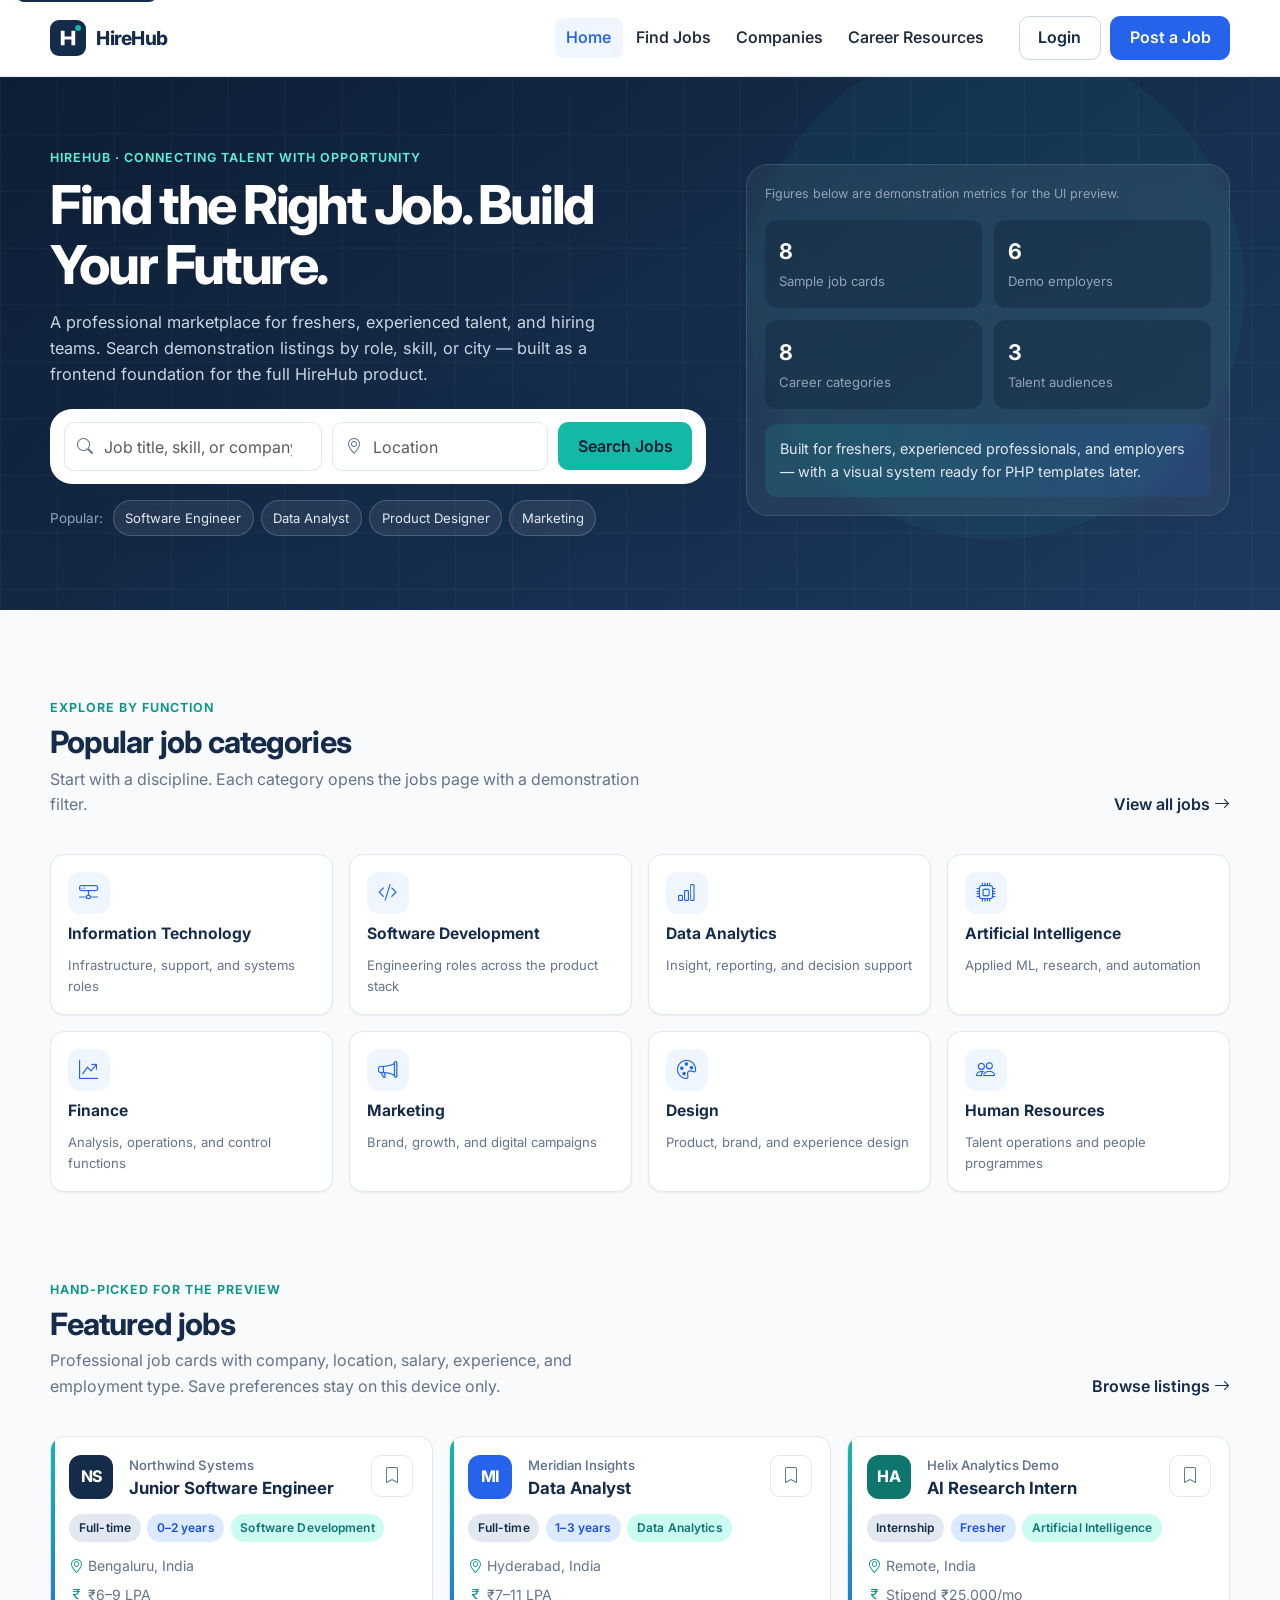
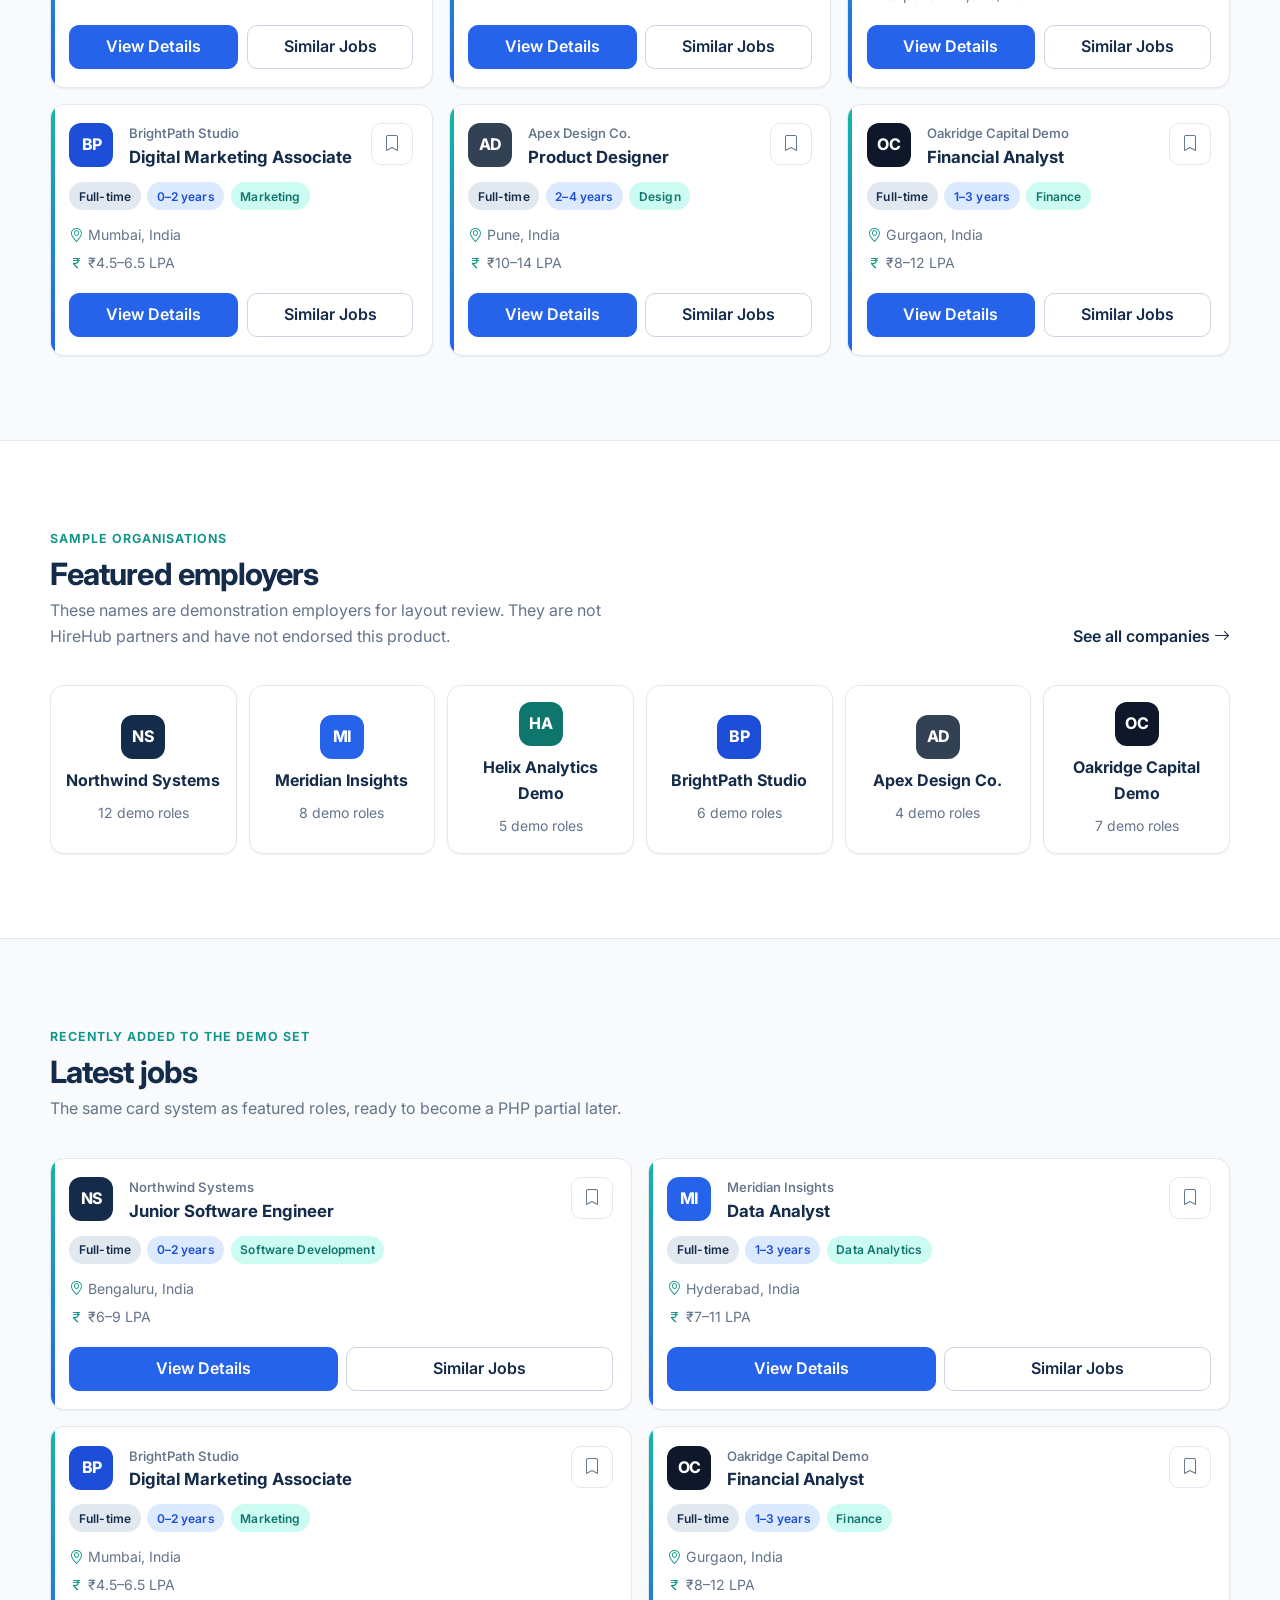
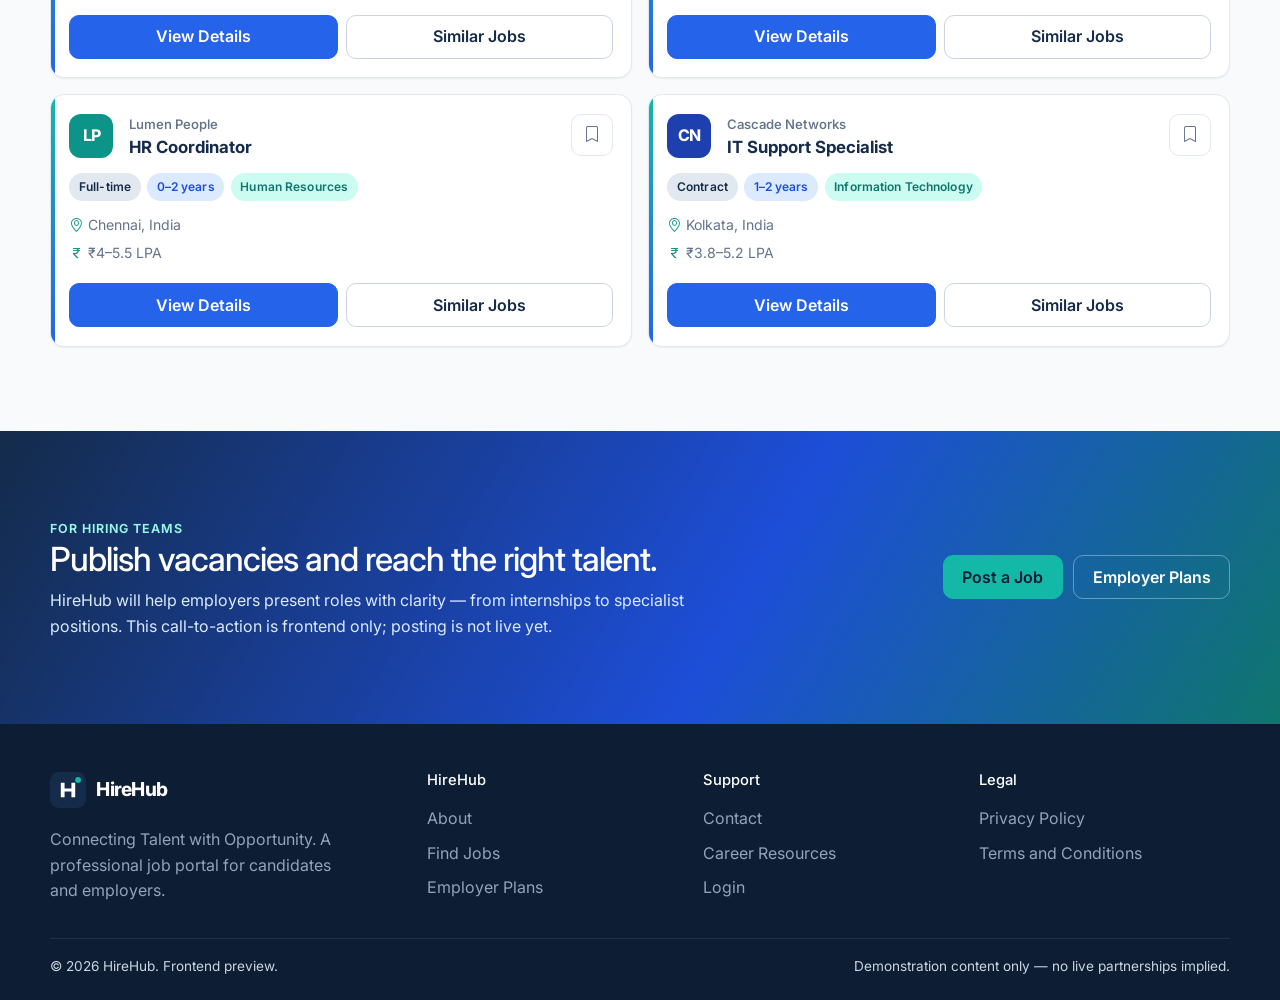
<file: index.html>
<!DOCTYPE html>
<html lang="en">
<head>
  <meta charset="UTF-8">
  <meta name="viewport" content="width=device-width, initial-scale=1">
  <title>HireHub | Connecting Talent with Opportunity</title>
  <meta name="description" content="HireHub is a professional job portal connecting freshers, experienced professionals, and employers.">
  <link rel="icon" href="assets/images/logo.svg" type="image/svg+xml">
  <link rel="preconnect" href="https://fonts.googleapis.com">
  <link rel="preconnect" href="https://fonts.gstatic.com" crossorigin>
  <link href="https://fonts.googleapis.com/css2?family=Inter:wght@400;500;600;700;800&display=swap" rel="stylesheet">
  <link href="https://cdn.jsdelivr.net/npm/bootstrap@5.3.3/dist/css/bootstrap.min.css" rel="stylesheet">
  <link href="https://cdn.jsdelivr.net/npm/bootstrap-icons@1.11.3/font/bootstrap-icons.min.css" rel="stylesheet">
  <link rel="stylesheet" href="assets/css/style.css">
</head>
<body>
  <a class="skip-link" href="#main">Skip to content</a>
  <header class="site-header">
    <div class="hh-container nav-wrap">
      <a class="brand" href="index.html">
        <img src="assets/images/logo.svg" alt="">
        <span>HireHub</span>
      </a>
      <button class="nav-toggle" type="button" data-nav-toggle aria-controls="site-nav" aria-expanded="false" aria-label="Open menu">
        <i class="bi bi-list" aria-hidden="true"></i>
      </button>
      <nav id="site-nav" class="site-nav" aria-label="Primary">
        <ul class="nav-list">
          <li><a href="index.html" aria-current="page">Home</a></li>
          <li><a href="jobs.html">Find Jobs</a></li>
          <li><a href="companies.html">Companies</a></li>
          <li><a href="resources.html">Career Resources</a></li>
        </ul>
        <div class="nav-actions">
          <a class="btn btn-hh-ghost" href="login.html">Login</a>
          <a class="btn btn-hh-primary" href="post-job.html">Post a Job</a>
        </div>
      </nav>
    </div>
  </header>

  <main id="main">
    <section class="hero">
      <div class="hh-container hero-inner">
        <div>
          <p class="eyebrow eyebrow-on-dark">HireHub · Connecting Talent with Opportunity</p>
          <h1>Find the Right Job. Build Your Future.</h1>
          <p class="hero-lead">A professional marketplace for freshers, experienced talent, and hiring teams. Search demonstration listings by role, skill, or city — built as a frontend foundation for the full HireHub product.</p>
          <form class="search-panel" data-job-search novalidate>
            <div class="search-grid">
              <div>
                <label class="visually-hidden" for="search-keyword">Job title, skill, or company</label>
                <div class="input-with-icon">
                  <i class="bi bi-search" aria-hidden="true"></i>
                  <input class="form-control" id="search-keyword" name="q" type="search" placeholder="Job title, skill, or company" autocomplete="off">
                </div>
                <p class="field-error" id="keyword-error">Add a title, skill, or company, or enter a location.</p>
              </div>
              <div>
                <label class="visually-hidden" for="search-location">Location</label>
                <div class="input-with-icon">
                  <i class="bi bi-geo-alt" aria-hidden="true"></i>
                  <input class="form-control" id="search-location" name="location" type="text" placeholder="Location" autocomplete="off">
                </div>
                <p class="field-error" id="location-error">Add a city or leave this blank if you already entered keywords.</p>
              </div>
              <button class="btn btn-hh-teal" type="submit">Search Jobs</button>
            </div>
            <div class="search-feedback" data-search-feedback role="status" aria-live="polite"></div>
          </form>
          <div class="popular-searches">
            <span>Popular:</span>
            <button class="chip" type="button" data-search-chip="Software Engineer">Software Engineer</button>
            <button class="chip" type="button" data-search-chip="Data Analyst">Data Analyst</button>
            <button class="chip" type="button" data-search-chip="Product Designer">Product Designer</button>
            <button class="chip" type="button" data-search-chip="Marketing">Marketing</button>
          </div>
        </div>
        <aside class="hero-panel" aria-label="HireHub snapshot">
          <p class="demo-note hero-demo-note mb-3">Figures below are demonstration metrics for the UI preview.</p>
          <div class="hero-stat-grid">
            <div class="hero-stat"><strong>8</strong><span>Sample job cards</span></div>
            <div class="hero-stat"><strong>6</strong><span>Demo employers</span></div>
            <div class="hero-stat"><strong>8</strong><span>Career categories</span></div>
            <div class="hero-stat"><strong>3</strong><span>Talent audiences</span></div>
          </div>
          <div class="hero-highlight">Built for freshers, experienced professionals, and employers — with a visual system ready for PHP templates later.</div>
        </aside>
      </div>
    </section>

    <section class="section" aria-labelledby="categories-title">
      <div class="hh-container">
        <div class="section-head">
          <div>
            <p class="eyebrow">Explore by function</p>
            <h2 class="section-title" id="categories-title">Popular job categories</h2>
            <p class="section-copy">Start with a discipline. Each category opens the jobs page with a demonstration filter.</p>
          </div>
          <a class="section-link" href="jobs.html">View all jobs <i class="bi bi-arrow-right"></i></a>
        </div>
        <div class="category-grid">
          <a class="hh-card category-card" href="jobs.html?q=Information%20Technology">
            <span class="category-icon"><i class="bi bi-hdd-network"></i></span>
            <h3>Information Technology</h3>
            <p>Infrastructure, support, and systems roles</p>
          </a>
          <a class="hh-card category-card" href="jobs.html?q=Software%20Development">
            <span class="category-icon"><i class="bi bi-code-slash"></i></span>
            <h3>Software Development</h3>
            <p>Engineering roles across the product stack</p>
          </a>
          <a class="hh-card category-card" href="jobs.html?q=Data%20Analytics">
            <span class="category-icon"><i class="bi bi-bar-chart"></i></span>
            <h3>Data Analytics</h3>
            <p>Insight, reporting, and decision support</p>
          </a>
          <a class="hh-card category-card" href="jobs.html?q=Artificial%20Intelligence">
            <span class="category-icon"><i class="bi bi-cpu"></i></span>
            <h3>Artificial Intelligence</h3>
            <p>Applied ML, research, and automation</p>
          </a>
          <a class="hh-card category-card" href="jobs.html?q=Finance">
            <span class="category-icon"><i class="bi bi-graph-up-arrow"></i></span>
            <h3>Finance</h3>
            <p>Analysis, operations, and control functions</p>
          </a>
          <a class="hh-card category-card" href="jobs.html?q=Marketing">
            <span class="category-icon"><i class="bi bi-megaphone"></i></span>
            <h3>Marketing</h3>
            <p>Brand, growth, and digital campaigns</p>
          </a>
          <a class="hh-card category-card" href="jobs.html?q=Design">
            <span class="category-icon"><i class="bi bi-palette"></i></span>
            <h3>Design</h3>
            <p>Product, brand, and experience design</p>
          </a>
          <a class="hh-card category-card" href="jobs.html?q=Human%20Resources">
            <span class="category-icon"><i class="bi bi-people"></i></span>
            <h3>Human Resources</h3>
            <p>Talent operations and people programmes</p>
          </a>
        </div>
      </div>
    </section>

    <section class="section section-compact" aria-labelledby="featured-title">
      <div class="hh-container">
        <div class="section-head">
          <div>
            <p class="eyebrow">Hand-picked for the preview</p>
            <h2 class="section-title" id="featured-title">Featured jobs</h2>
            <p class="section-copy">Professional job cards with company, location, salary, experience, and employment type. Save preferences stay on this device only.</p>
          </div>
          <a class="section-link" href="jobs.html">Browse listings <i class="bi bi-arrow-right"></i></a>
        </div>
        <div class="job-grid featured" data-job-list="featured"></div>
      </div>
    </section>

    <section class="section surface-white" aria-labelledby="employers-title">
      <div class="hh-container">
        <div class="section-head">
          <div>
            <p class="eyebrow">Sample organisations</p>
            <h2 class="section-title" id="employers-title">Featured employers</h2>
            <p class="section-copy">These names are demonstration employers for layout review. They are not HireHub partners and have not endorsed this product.</p>
          </div>
          <a class="section-link" href="companies.html">See all companies <i class="bi bi-arrow-right"></i></a>
        </div>
        <div class="employer-grid" data-employer-list></div>
      </div>
    </section>

    <section class="section" aria-labelledby="latest-title">
      <div class="hh-container">
        <div class="section-head">
          <div>
            <p class="eyebrow">Recently added to the demo set</p>
            <h2 class="section-title" id="latest-title">Latest jobs</h2>
            <p class="section-copy">The same card system as featured roles, ready to become a PHP partial later.</p>
          </div>
        </div>
        <div class="job-grid" data-job-list="latest"></div>
      </div>
    </section>

    <section class="section employer-cta">
      <div class="hh-container">
        <div class="cta-box">
          <div>
            <p class="eyebrow">For hiring teams</p>
            <h2>Publish vacancies and reach the right talent.</h2>
            <p>HireHub will help employers present roles with clarity — from internships to specialist positions. This call-to-action is frontend only; posting is not live yet.</p>
          </div>
          <div class="cta-actions">
            <a class="btn btn-hh-teal" href="post-job.html">Post a Job</a>
            <a class="btn btn-hh-outline-light" href="employer-plans.html">Employer Plans</a>
          </div>
        </div>
      </div>
    </section>
  </main>

  <footer class="site-footer">
    <div class="hh-container">
      <div class="footer-grid">
        <div class="footer-brand">
          <a class="brand brand-on-dark" href="index.html">
            <img src="assets/images/logo.svg" alt="">
            <span>HireHub</span>
          </a>
          <p>Connecting Talent with Opportunity. A professional job portal for candidates and employers.</p>
        </div>
        <div class="footer-col">
          <h3>HireHub</h3>
          <a href="about.html">About</a>
          <a href="jobs.html">Find Jobs</a>
          <a href="employer-plans.html">Employer Plans</a>
        </div>
        <div class="footer-col">
          <h3>Support</h3>
          <a href="contact.html">Contact</a>
          <a href="resources.html">Career Resources</a>
          <a href="login.html">Login</a>
        </div>
        <div class="footer-col">
          <h3>Legal</h3>
          <a href="privacy.html">Privacy Policy</a>
          <a href="terms.html">Terms and Conditions</a>
        </div>
      </div>
      <div class="footer-bottom">
        <span>© 2026 HireHub. Frontend preview.</span>
        <span>Demonstration content only — no live partnerships implied.</span>
      </div>
    </div>
  </footer>

  <div id="hh-toast" class="toast-live" role="status" aria-live="polite"></div>
  <script src="assets/js/data.js"></script>
  <script src="assets/js/main.js"></script>
</body>
</html>
</file>
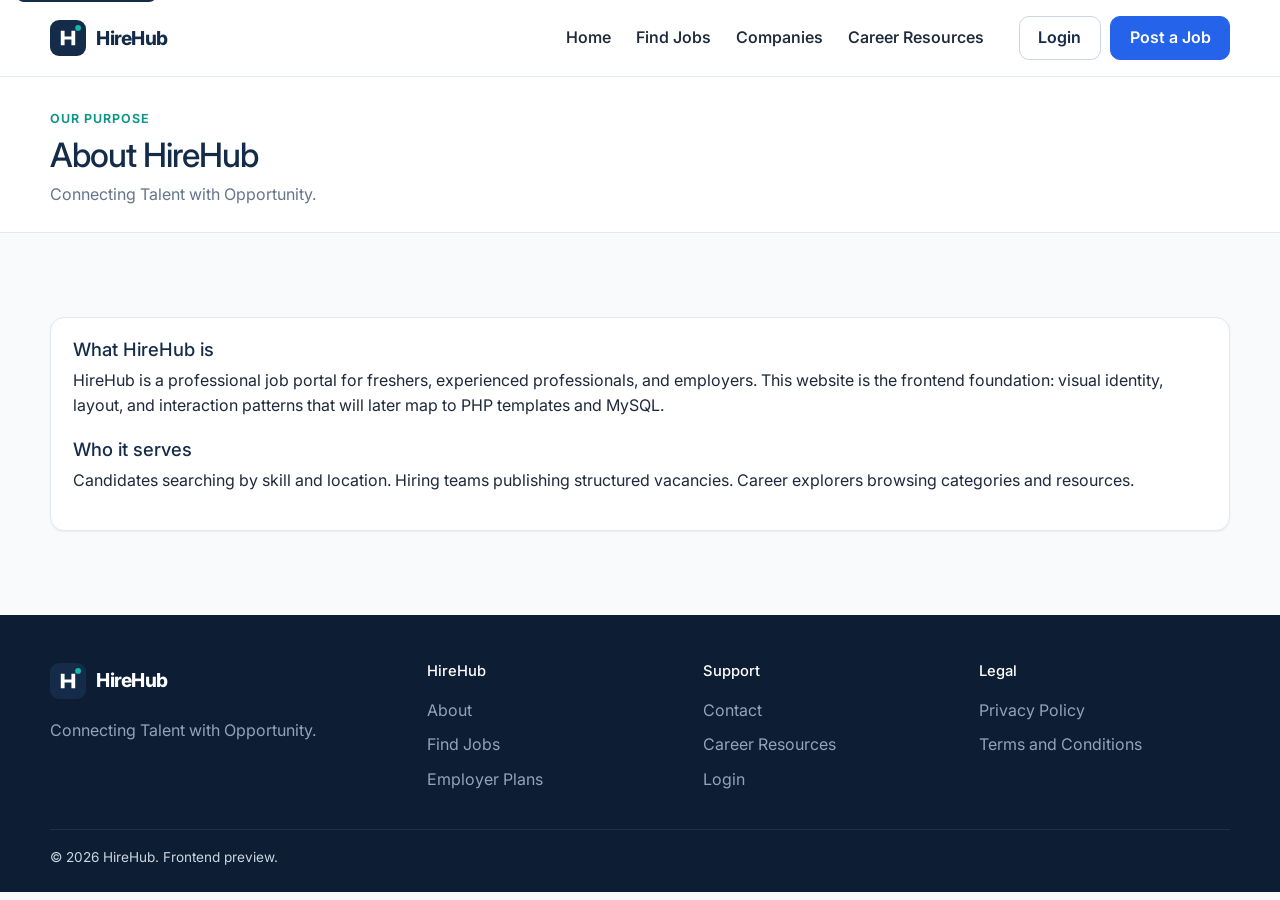
<file: about.html>
<!DOCTYPE html>
<html lang="en">
<head>
  <meta charset="UTF-8">
  <meta name="viewport" content="width=device-width, initial-scale=1">
  <title>About | HireHub</title>
  <link rel="icon" href="assets/images/logo.svg" type="image/svg+xml">
  <link rel="preconnect" href="https://fonts.googleapis.com">
  <link rel="preconnect" href="https://fonts.gstatic.com" crossorigin>
  <link href="https://fonts.googleapis.com/css2?family=Inter:wght@400;500;600;700;800&display=swap" rel="stylesheet">
  <link href="https://cdn.jsdelivr.net/npm/bootstrap@5.3.3/dist/css/bootstrap.min.css" rel="stylesheet">
  <link href="https://cdn.jsdelivr.net/npm/bootstrap-icons@1.11.3/font/bootstrap-icons.min.css" rel="stylesheet">
  <link rel="stylesheet" href="assets/css/style.css">
</head>
<body>
  <a class="skip-link" href="#main">Skip to content</a>
  <header class="site-header">
    <div class="hh-container nav-wrap">
      <a class="brand" href="index.html"><img src="assets/images/logo.svg" alt=""><span>HireHub</span></a>
      <button class="nav-toggle" type="button" data-nav-toggle aria-controls="site-nav" aria-expanded="false" aria-label="Open menu"><i class="bi bi-list"></i></button>
      <nav id="site-nav" class="site-nav" aria-label="Primary">
        <ul class="nav-list">
          <li><a href="index.html">Home</a></li>
          <li><a href="jobs.html">Find Jobs</a></li>
          <li><a href="companies.html">Companies</a></li>
          <li><a href="resources.html">Career Resources</a></li>
        </ul>
        <div class="nav-actions">
          <a class="btn btn-hh-ghost" href="login.html">Login</a>
          <a class="btn btn-hh-primary" href="post-job.html">Post a Job</a>
        </div>
      </nav>
    </div>
  </header>
  <main id="main">
    <div class="page-hero">
      <div class="hh-container">
        <p class="eyebrow">Our purpose</p>
        <h1>About HireHub</h1>
        <p class="muted mb-0">Connecting Talent with Opportunity.</p>
      </div>
    </div>
    <section class="section">
      <div class="hh-container">
        <article class="hh-card prose-card">
          <h2>What HireHub is</h2>
          <p>HireHub is a professional job portal for freshers, experienced professionals, and employers. This website is the frontend foundation: visual identity, layout, and interaction patterns that will later map to PHP templates and MySQL.</p>
          <h2>Who it serves</h2>
          <p>Candidates searching by skill and location. Hiring teams publishing structured vacancies. Career explorers browsing categories and resources.</p>
        </article>
      </div>
    </section>
  </main>
  <footer class="site-footer">
    <div class="hh-container">
      <div class="footer-grid">
        <div class="footer-brand"><a class="brand" href="index.html" style="color:#fff;"><img src="assets/images/logo.svg" alt=""><span>HireHub</span></a><p>Connecting Talent with Opportunity.</p></div>
        <div class="footer-col"><h3>HireHub</h3><a href="about.html">About</a><a href="jobs.html">Find Jobs</a><a href="employer-plans.html">Employer Plans</a></div>
        <div class="footer-col"><h3>Support</h3><a href="contact.html">Contact</a><a href="resources.html">Career Resources</a><a href="login.html">Login</a></div>
        <div class="footer-col"><h3>Legal</h3><a href="privacy.html">Privacy Policy</a><a href="terms.html">Terms and Conditions</a></div>
      </div>
      <div class="footer-bottom"><span>© 2026 HireHub. Frontend preview.</span></div>
    </div>
  </footer>
  <script src="assets/js/data.js"></script>
  <script src="assets/js/main.js"></script>
</body>
</html>
</file>
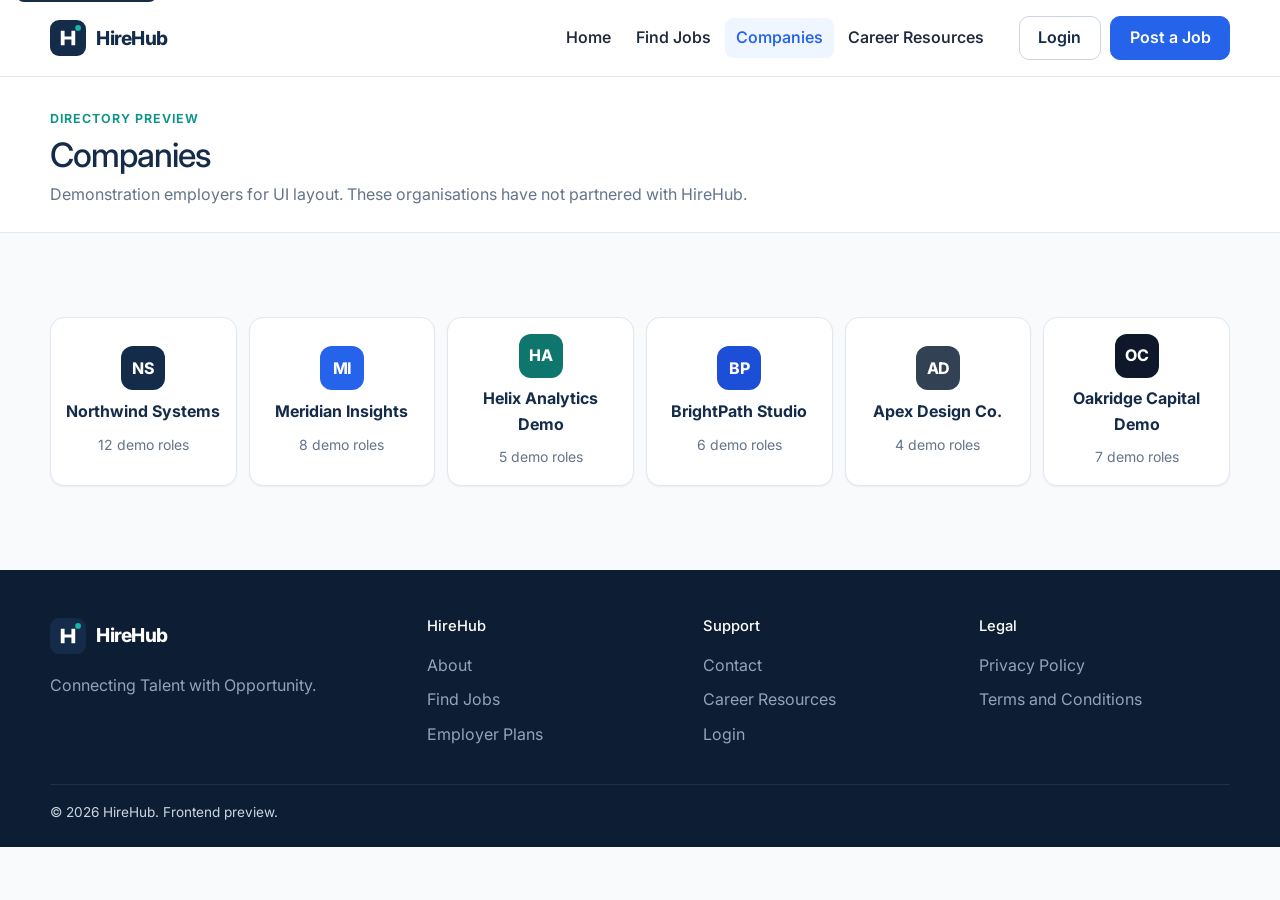
<file: companies.html>
<!DOCTYPE html>
<html lang="en">
<head>
  <meta charset="UTF-8">
  <meta name="viewport" content="width=device-width, initial-scale=1">
  <title>Companies | HireHub</title>
  <link rel="icon" href="assets/images/logo.svg" type="image/svg+xml">
  <link rel="preconnect" href="https://fonts.googleapis.com">
  <link rel="preconnect" href="https://fonts.gstatic.com" crossorigin>
  <link href="https://fonts.googleapis.com/css2?family=Inter:wght@400;500;600;700;800&display=swap" rel="stylesheet">
  <link href="https://cdn.jsdelivr.net/npm/bootstrap@5.3.3/dist/css/bootstrap.min.css" rel="stylesheet">
  <link href="https://cdn.jsdelivr.net/npm/bootstrap-icons@1.11.3/font/bootstrap-icons.min.css" rel="stylesheet">
  <link rel="stylesheet" href="assets/css/style.css">
</head>
<body>
  <a class="skip-link" href="#main">Skip to content</a>
  <header class="site-header">
    <div class="hh-container nav-wrap">
      <a class="brand" href="index.html"><img src="assets/images/logo.svg" alt=""><span>HireHub</span></a>
      <button class="nav-toggle" type="button" data-nav-toggle aria-controls="site-nav" aria-expanded="false" aria-label="Open menu"><i class="bi bi-list"></i></button>
      <nav id="site-nav" class="site-nav" aria-label="Primary">
        <ul class="nav-list">
          <li><a href="index.html">Home</a></li>
          <li><a href="jobs.html">Find Jobs</a></li>
          <li><a href="companies.html" aria-current="page">Companies</a></li>
          <li><a href="resources.html">Career Resources</a></li>
        </ul>
        <div class="nav-actions">
          <a class="btn btn-hh-ghost" href="login.html">Login</a>
          <a class="btn btn-hh-primary" href="post-job.html">Post a Job</a>
        </div>
      </nav>
    </div>
  </header>
  <main id="main">
    <div class="page-hero">
      <div class="hh-container">
        <p class="eyebrow">Directory preview</p>
        <h1>Companies</h1>
        <p class="muted mb-0">Demonstration employers for UI layout. These organisations have not partnered with HireHub.</p>
      </div>
    </div>
    <section class="section">
      <div class="hh-container">
        <div class="employer-grid" data-employer-list></div>
      </div>
    </section>
  </main>
  <footer class="site-footer">
    <div class="hh-container">
      <div class="footer-grid">
        <div class="footer-brand"><a class="brand" href="index.html" style="color:#fff;"><img src="assets/images/logo.svg" alt=""><span>HireHub</span></a><p>Connecting Talent with Opportunity.</p></div>
        <div class="footer-col"><h3>HireHub</h3><a href="about.html">About</a><a href="jobs.html">Find Jobs</a><a href="employer-plans.html">Employer Plans</a></div>
        <div class="footer-col"><h3>Support</h3><a href="contact.html">Contact</a><a href="resources.html">Career Resources</a><a href="login.html">Login</a></div>
        <div class="footer-col"><h3>Legal</h3><a href="privacy.html">Privacy Policy</a><a href="terms.html">Terms and Conditions</a></div>
      </div>
      <div class="footer-bottom"><span>© 2026 HireHub. Frontend preview.</span></div>
    </div>
  </footer>
  <script src="assets/js/data.js"></script>
  <script src="assets/js/main.js"></script>
</body>
</html>
</file>
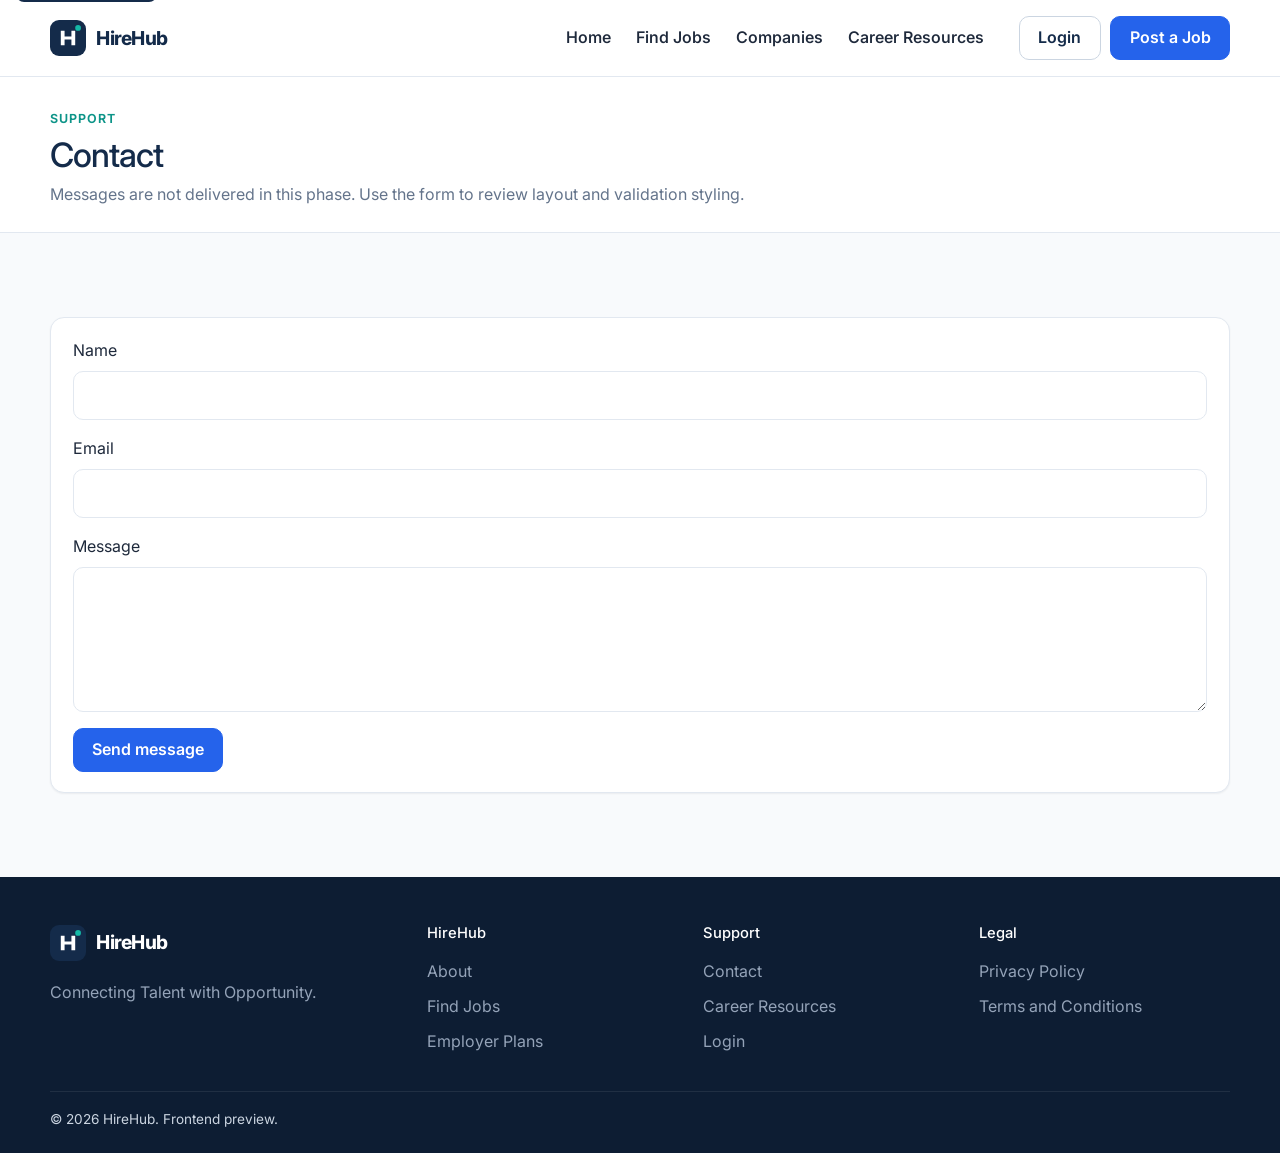
<file: contact.html>
<!DOCTYPE html>
<html lang="en">
<head>
  <meta charset="UTF-8">
  <meta name="viewport" content="width=device-width, initial-scale=1">
  <title>Contact | HireHub</title>
  <link rel="icon" href="assets/images/logo.svg" type="image/svg+xml">
  <link rel="preconnect" href="https://fonts.googleapis.com">
  <link rel="preconnect" href="https://fonts.gstatic.com" crossorigin>
  <link href="https://fonts.googleapis.com/css2?family=Inter:wght@400;500;600;700;800&display=swap" rel="stylesheet">
  <link href="https://cdn.jsdelivr.net/npm/bootstrap@5.3.3/dist/css/bootstrap.min.css" rel="stylesheet">
  <link href="https://cdn.jsdelivr.net/npm/bootstrap-icons@1.11.3/font/bootstrap-icons.min.css" rel="stylesheet">
  <link rel="stylesheet" href="assets/css/style.css">
</head>
<body>
  <a class="skip-link" href="#main">Skip to content</a>
  <header class="site-header">
    <div class="hh-container nav-wrap">
      <a class="brand" href="index.html"><img src="assets/images/logo.svg" alt=""><span>HireHub</span></a>
      <button class="nav-toggle" type="button" data-nav-toggle aria-controls="site-nav" aria-expanded="false" aria-label="Open menu"><i class="bi bi-list"></i></button>
      <nav id="site-nav" class="site-nav" aria-label="Primary">
        <ul class="nav-list">
          <li><a href="index.html">Home</a></li>
          <li><a href="jobs.html">Find Jobs</a></li>
          <li><a href="companies.html">Companies</a></li>
          <li><a href="resources.html">Career Resources</a></li>
        </ul>
        <div class="nav-actions">
          <a class="btn btn-hh-ghost" href="login.html">Login</a>
          <a class="btn btn-hh-primary" href="post-job.html">Post a Job</a>
        </div>
      </nav>
    </div>
  </header>
  <main id="main">
    <div class="page-hero">
      <div class="hh-container">
        <p class="eyebrow">Support</p>
        <h1>Contact</h1>
        <p class="muted mb-0">Messages are not delivered in this phase. Use the form to review layout and validation styling.</p>
      </div>
    </div>
    <section class="section">
      <div class="hh-container">
        <form class="hh-card prose-card" data-demo-form>
          <div class="mb-3">
            <label class="form-label" for="contact-name">Name</label>
            <input class="form-control" id="contact-name" required>
          </div>
          <div class="mb-3">
            <label class="form-label" for="contact-email">Email</label>
            <input class="form-control" id="contact-email" type="email" required>
          </div>
          <div class="mb-3">
            <label class="form-label" for="contact-message">Message</label>
            <textarea class="form-control" id="contact-message" rows="5" required></textarea>
          </div>
          <button class="btn btn-hh-primary" type="submit">Send message</button>
          <p class="search-feedback mt-3" data-form-feedback role="status"></p>
        </form>
      </div>
    </section>
  </main>
  <footer class="site-footer">
    <div class="hh-container">
      <div class="footer-grid">
        <div class="footer-brand"><a class="brand" href="index.html" style="color:#fff;"><img src="assets/images/logo.svg" alt=""><span>HireHub</span></a><p>Connecting Talent with Opportunity.</p></div>
        <div class="footer-col"><h3>HireHub</h3><a href="about.html">About</a><a href="jobs.html">Find Jobs</a><a href="employer-plans.html">Employer Plans</a></div>
        <div class="footer-col"><h3>Support</h3><a href="contact.html">Contact</a><a href="resources.html">Career Resources</a><a href="login.html">Login</a></div>
        <div class="footer-col"><h3>Legal</h3><a href="privacy.html">Privacy Policy</a><a href="terms.html">Terms and Conditions</a></div>
      </div>
      <div class="footer-bottom"><span>© 2026 HireHub. Frontend preview.</span></div>
    </div>
  </footer>
  <div id="hh-toast" class="toast-live" role="status"></div>
  <script src="assets/js/data.js"></script>
  <script src="assets/js/main.js"></script>
</body>
</html>
</file>
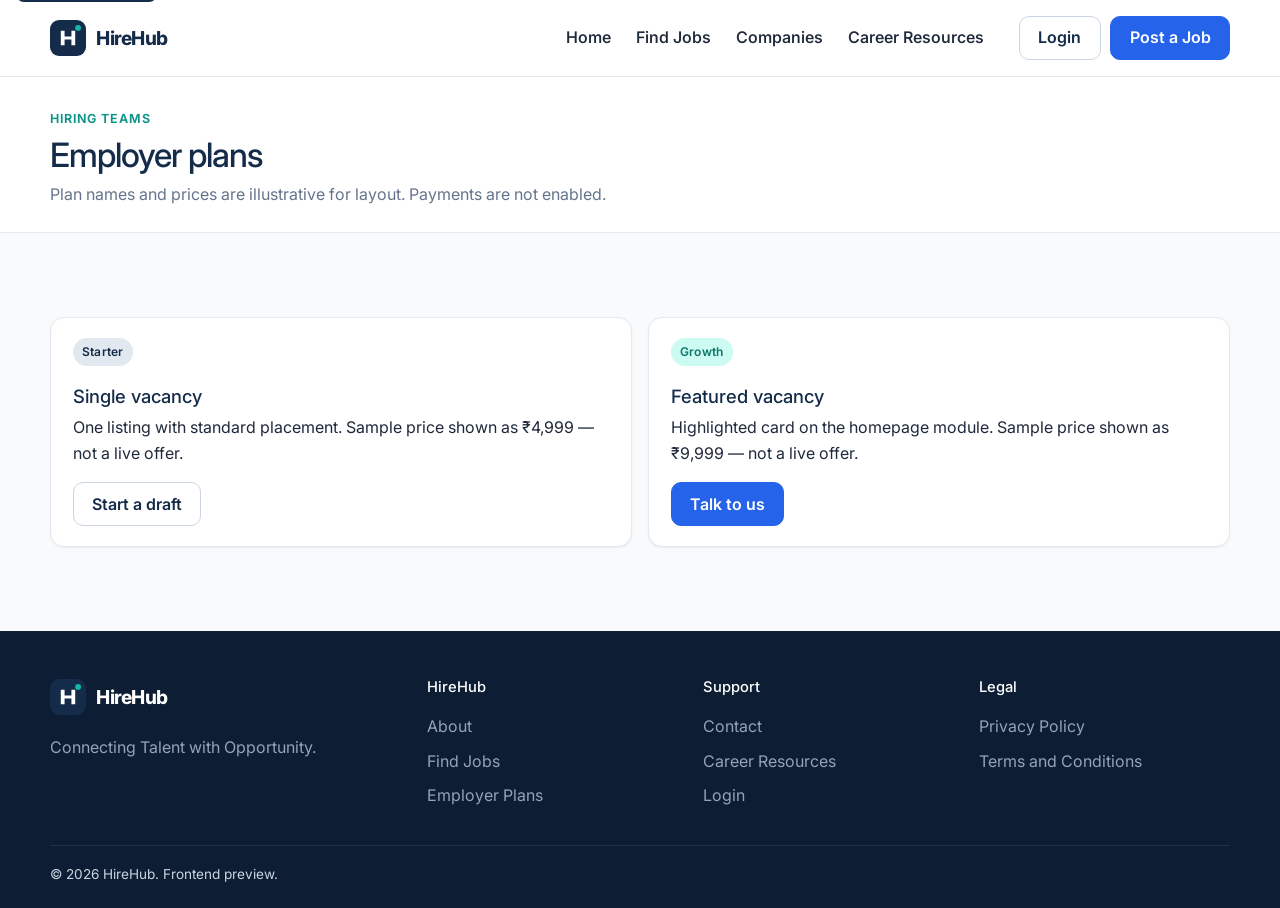
<file: employer-plans.html>
<!DOCTYPE html>
<html lang="en">
<head>
  <meta charset="UTF-8">
  <meta name="viewport" content="width=device-width, initial-scale=1">
  <title>Employer Plans | HireHub</title>
  <link rel="icon" href="assets/images/logo.svg" type="image/svg+xml">
  <link rel="preconnect" href="https://fonts.googleapis.com">
  <link rel="preconnect" href="https://fonts.gstatic.com" crossorigin>
  <link href="https://fonts.googleapis.com/css2?family=Inter:wght@400;500;600;700;800&display=swap" rel="stylesheet">
  <link href="https://cdn.jsdelivr.net/npm/bootstrap@5.3.3/dist/css/bootstrap.min.css" rel="stylesheet">
  <link href="https://cdn.jsdelivr.net/npm/bootstrap-icons@1.11.3/font/bootstrap-icons.min.css" rel="stylesheet">
  <link rel="stylesheet" href="assets/css/style.css">
</head>
<body>
  <a class="skip-link" href="#main">Skip to content</a>
  <header class="site-header">
    <div class="hh-container nav-wrap">
      <a class="brand" href="index.html"><img src="assets/images/logo.svg" alt=""><span>HireHub</span></a>
      <button class="nav-toggle" type="button" data-nav-toggle aria-controls="site-nav" aria-expanded="false" aria-label="Open menu"><i class="bi bi-list"></i></button>
      <nav id="site-nav" class="site-nav" aria-label="Primary">
        <ul class="nav-list">
          <li><a href="index.html">Home</a></li>
          <li><a href="jobs.html">Find Jobs</a></li>
          <li><a href="companies.html">Companies</a></li>
          <li><a href="resources.html">Career Resources</a></li>
        </ul>
        <div class="nav-actions">
          <a class="btn btn-hh-ghost" href="login.html">Login</a>
          <a class="btn btn-hh-primary" href="post-job.html">Post a Job</a>
        </div>
      </nav>
    </div>
  </header>
  <main id="main">
    <div class="page-hero">
      <div class="hh-container">
        <p class="eyebrow">Hiring teams</p>
        <h1>Employer plans</h1>
        <p class="muted mb-0">Plan names and prices are illustrative for layout. Payments are not enabled.</p>
      </div>
    </div>
    <section class="section">
      <div class="hh-container">
        <div class="job-grid">
          <article class="hh-card prose-card">
            <span class="badge-hh badge-navy">Starter</span>
            <h2>Single vacancy</h2>
            <p>One listing with standard placement. Sample price shown as ₹4,999 — not a live offer.</p>
            <a class="btn btn-hh-ghost" href="post-job.html">Start a draft</a>
          </article>
          <article class="hh-card prose-card">
            <span class="badge-hh badge-teal">Growth</span>
            <h2>Featured vacancy</h2>
            <p>Highlighted card on the homepage module. Sample price shown as ₹9,999 — not a live offer.</p>
            <a class="btn btn-hh-primary" href="contact.html">Talk to us</a>
          </article>
        </div>
      </div>
    </section>
  </main>
  <footer class="site-footer">
    <div class="hh-container">
      <div class="footer-grid">
        <div class="footer-brand"><a class="brand" href="index.html" style="color:#fff;"><img src="assets/images/logo.svg" alt=""><span>HireHub</span></a><p>Connecting Talent with Opportunity.</p></div>
        <div class="footer-col"><h3>HireHub</h3><a href="about.html">About</a><a href="jobs.html">Find Jobs</a><a href="employer-plans.html">Employer Plans</a></div>
        <div class="footer-col"><h3>Support</h3><a href="contact.html">Contact</a><a href="resources.html">Career Resources</a><a href="login.html">Login</a></div>
        <div class="footer-col"><h3>Legal</h3><a href="privacy.html">Privacy Policy</a><a href="terms.html">Terms and Conditions</a></div>
      </div>
      <div class="footer-bottom"><span>© 2026 HireHub. Frontend preview.</span></div>
    </div>
  </footer>
  <script src="assets/js/data.js"></script>
  <script src="assets/js/main.js"></script>
</body>
</html>
</file>
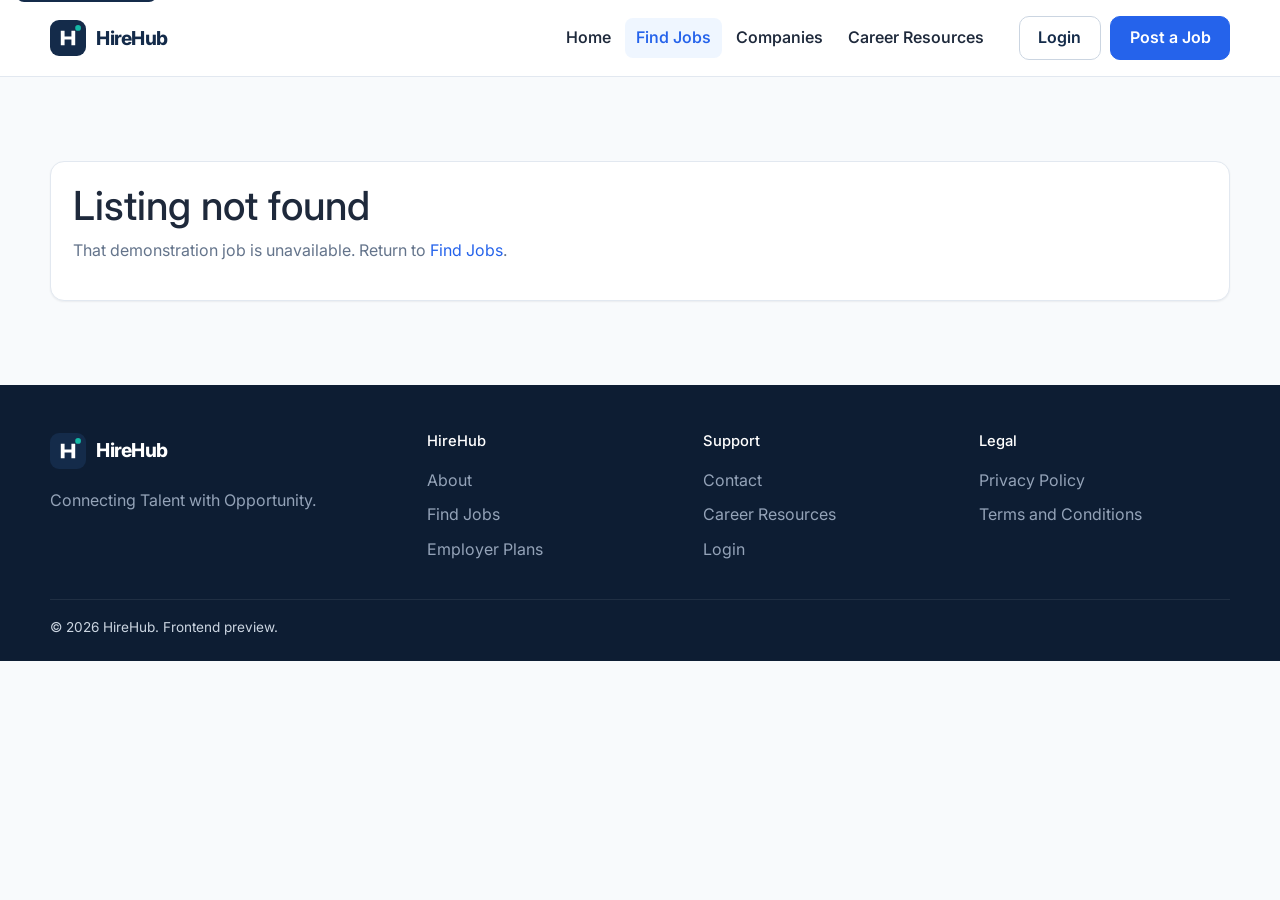
<file: job.html>
<!DOCTYPE html>
<html lang="en">
<head>
  <meta charset="UTF-8">
  <meta name="viewport" content="width=device-width, initial-scale=1">
  <title>Job details | HireHub</title>
  <link rel="icon" href="assets/images/logo.svg" type="image/svg+xml">
  <link rel="preconnect" href="https://fonts.googleapis.com">
  <link rel="preconnect" href="https://fonts.gstatic.com" crossorigin>
  <link href="https://fonts.googleapis.com/css2?family=Inter:wght@400;500;600;700;800&display=swap" rel="stylesheet">
  <link href="https://cdn.jsdelivr.net/npm/bootstrap@5.3.3/dist/css/bootstrap.min.css" rel="stylesheet">
  <link href="https://cdn.jsdelivr.net/npm/bootstrap-icons@1.11.3/font/bootstrap-icons.min.css" rel="stylesheet">
  <link rel="stylesheet" href="assets/css/style.css">
</head>
<body>
  <a class="skip-link" href="#main">Skip to content</a>
  <header class="site-header">
    <div class="hh-container nav-wrap">
      <a class="brand" href="index.html"><img src="assets/images/logo.svg" alt=""><span>HireHub</span></a>
      <button class="nav-toggle" type="button" data-nav-toggle aria-controls="site-nav" aria-expanded="false" aria-label="Open menu"><i class="bi bi-list"></i></button>
      <nav id="site-nav" class="site-nav" aria-label="Primary">
        <ul class="nav-list">
          <li><a href="index.html">Home</a></li>
          <li><a href="jobs.html" aria-current="page">Find Jobs</a></li>
          <li><a href="companies.html">Companies</a></li>
          <li><a href="resources.html">Career Resources</a></li>
        </ul>
        <div class="nav-actions">
          <a class="btn btn-hh-ghost" href="login.html">Login</a>
          <a class="btn btn-hh-primary" href="post-job.html">Post a Job</a>
        </div>
      </nav>
    </div>
  </header>
  <main id="main" class="section">
    <div class="hh-container" data-job-detail></div>
  </main>
  <footer class="site-footer">
    <div class="hh-container">
      <div class="footer-grid">
        <div class="footer-brand">
          <a class="brand" href="index.html" style="color:#fff;"><img src="assets/images/logo.svg" alt=""><span>HireHub</span></a>
          <p>Connecting Talent with Opportunity.</p>
        </div>
        <div class="footer-col"><h3>HireHub</h3><a href="about.html">About</a><a href="jobs.html">Find Jobs</a><a href="employer-plans.html">Employer Plans</a></div>
        <div class="footer-col"><h3>Support</h3><a href="contact.html">Contact</a><a href="resources.html">Career Resources</a><a href="login.html">Login</a></div>
        <div class="footer-col"><h3>Legal</h3><a href="privacy.html">Privacy Policy</a><a href="terms.html">Terms and Conditions</a></div>
      </div>
      <div class="footer-bottom"><span>© 2026 HireHub. Frontend preview.</span></div>
    </div>
  </footer>
  <div id="hh-toast" class="toast-live" role="status"></div>
  <script src="assets/js/data.js"></script>
  <script src="assets/js/main.js"></script>
</body>
</html>
</file>
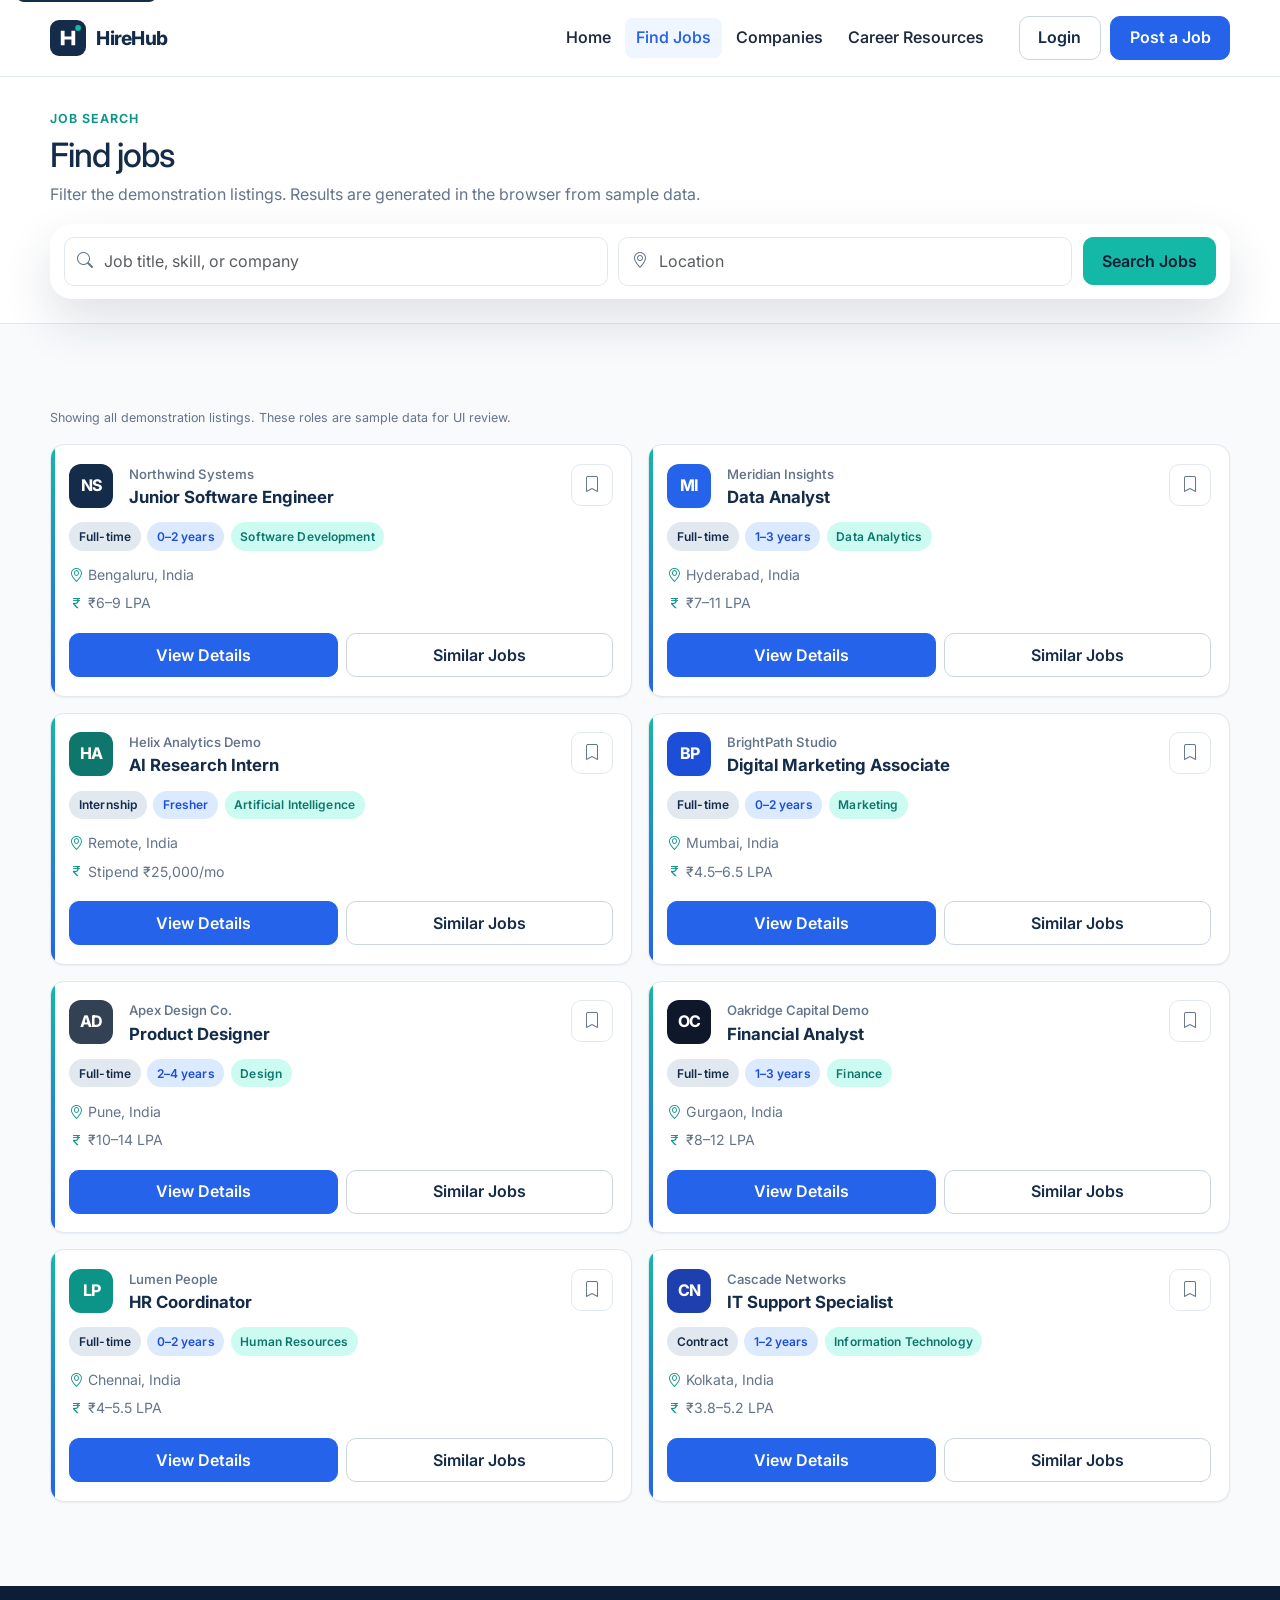
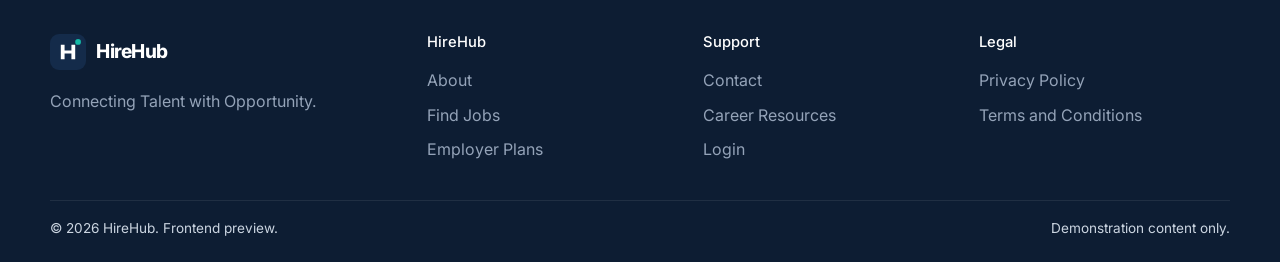
<file: jobs.html>
<!DOCTYPE html>
<html lang="en">
<head>
  <meta charset="UTF-8">
  <meta name="viewport" content="width=device-width, initial-scale=1">
  <title>Find Jobs | HireHub</title>
  <link rel="icon" href="assets/images/logo.svg" type="image/svg+xml">
  <link rel="preconnect" href="https://fonts.googleapis.com">
  <link rel="preconnect" href="https://fonts.gstatic.com" crossorigin>
  <link href="https://fonts.googleapis.com/css2?family=Inter:wght@400;500;600;700;800&display=swap" rel="stylesheet">
  <link href="https://cdn.jsdelivr.net/npm/bootstrap@5.3.3/dist/css/bootstrap.min.css" rel="stylesheet">
  <link href="https://cdn.jsdelivr.net/npm/bootstrap-icons@1.11.3/font/bootstrap-icons.min.css" rel="stylesheet">
  <link rel="stylesheet" href="assets/css/style.css">
</head>
<body>
  <a class="skip-link" href="#main">Skip to content</a>
  <header class="site-header">
    <div class="hh-container nav-wrap">
      <a class="brand" href="index.html"><img src="assets/images/logo.svg" alt=""><span>HireHub</span></a>
      <button class="nav-toggle" type="button" data-nav-toggle aria-controls="site-nav" aria-expanded="false" aria-label="Open menu"><i class="bi bi-list"></i></button>
      <nav id="site-nav" class="site-nav" aria-label="Primary">
        <ul class="nav-list">
          <li><a href="index.html">Home</a></li>
          <li><a href="jobs.html" aria-current="page">Find Jobs</a></li>
          <li><a href="companies.html">Companies</a></li>
          <li><a href="resources.html">Career Resources</a></li>
        </ul>
        <div class="nav-actions">
          <a class="btn btn-hh-ghost" href="login.html">Login</a>
          <a class="btn btn-hh-primary" href="post-job.html">Post a Job</a>
        </div>
      </nav>
    </div>
  </header>
  <main id="main">
    <div class="page-hero">
      <div class="hh-container">
        <p class="eyebrow">Job search</p>
        <h1>Find jobs</h1>
        <p class="muted mb-3">Filter the demonstration listings. Results are generated in the browser from sample data.</p>
        <form class="search-panel" data-job-search novalidate>
          <div class="search-grid">
            <div>
              <label class="visually-hidden" for="search-keyword">Job title, skill, or company</label>
              <div class="input-with-icon">
                <i class="bi bi-search"></i>
                <input class="form-control" id="search-keyword" name="q" type="search" placeholder="Job title, skill, or company">
              </div>
              <p class="field-error" id="keyword-error">Add a title, skill, or company, or enter a location.</p>
            </div>
            <div>
              <label class="visually-hidden" for="search-location">Location</label>
              <div class="input-with-icon">
                <i class="bi bi-geo-alt"></i>
                <input class="form-control" id="search-location" name="location" type="text" placeholder="Location">
              </div>
              <p class="field-error" id="location-error">Add a city or leave this blank if you already entered keywords.</p>
            </div>
            <button class="btn btn-hh-teal" type="submit">Search Jobs</button>
          </div>
          <div class="search-feedback" data-search-feedback role="status"></div>
        </form>
      </div>
    </div>
    <section class="section">
      <div class="hh-container">
        <p class="demo-note mb-3" data-search-summary></p>
        <div class="job-grid" data-job-list="all"></div>
      </div>
    </section>
  </main>
  <footer class="site-footer">
    <div class="hh-container">
      <div class="footer-grid">
        <div class="footer-brand">
          <a class="brand" href="index.html" style="color:#fff;"><img src="assets/images/logo.svg" alt=""><span>HireHub</span></a>
          <p>Connecting Talent with Opportunity.</p>
        </div>
        <div class="footer-col"><h3>HireHub</h3><a href="about.html">About</a><a href="jobs.html">Find Jobs</a><a href="employer-plans.html">Employer Plans</a></div>
        <div class="footer-col"><h3>Support</h3><a href="contact.html">Contact</a><a href="resources.html">Career Resources</a><a href="login.html">Login</a></div>
        <div class="footer-col"><h3>Legal</h3><a href="privacy.html">Privacy Policy</a><a href="terms.html">Terms and Conditions</a></div>
      </div>
      <div class="footer-bottom"><span>© 2026 HireHub. Frontend preview.</span><span>Demonstration content only.</span></div>
    </div>
  </footer>
  <div id="hh-toast" class="toast-live" role="status"></div>
  <script src="assets/js/data.js"></script>
  <script src="assets/js/main.js"></script>
  <script>
    document.addEventListener("DOMContentLoaded", function () {
      const params = new URLSearchParams(location.search);
      const q = document.getElementById("search-keyword");
      const loc = document.getElementById("search-location");
      if (q) q.value = params.get("q") || "";
      if (loc) loc.value = params.get("location") || "";
    });
  </script>
</body>
</html>
</file>
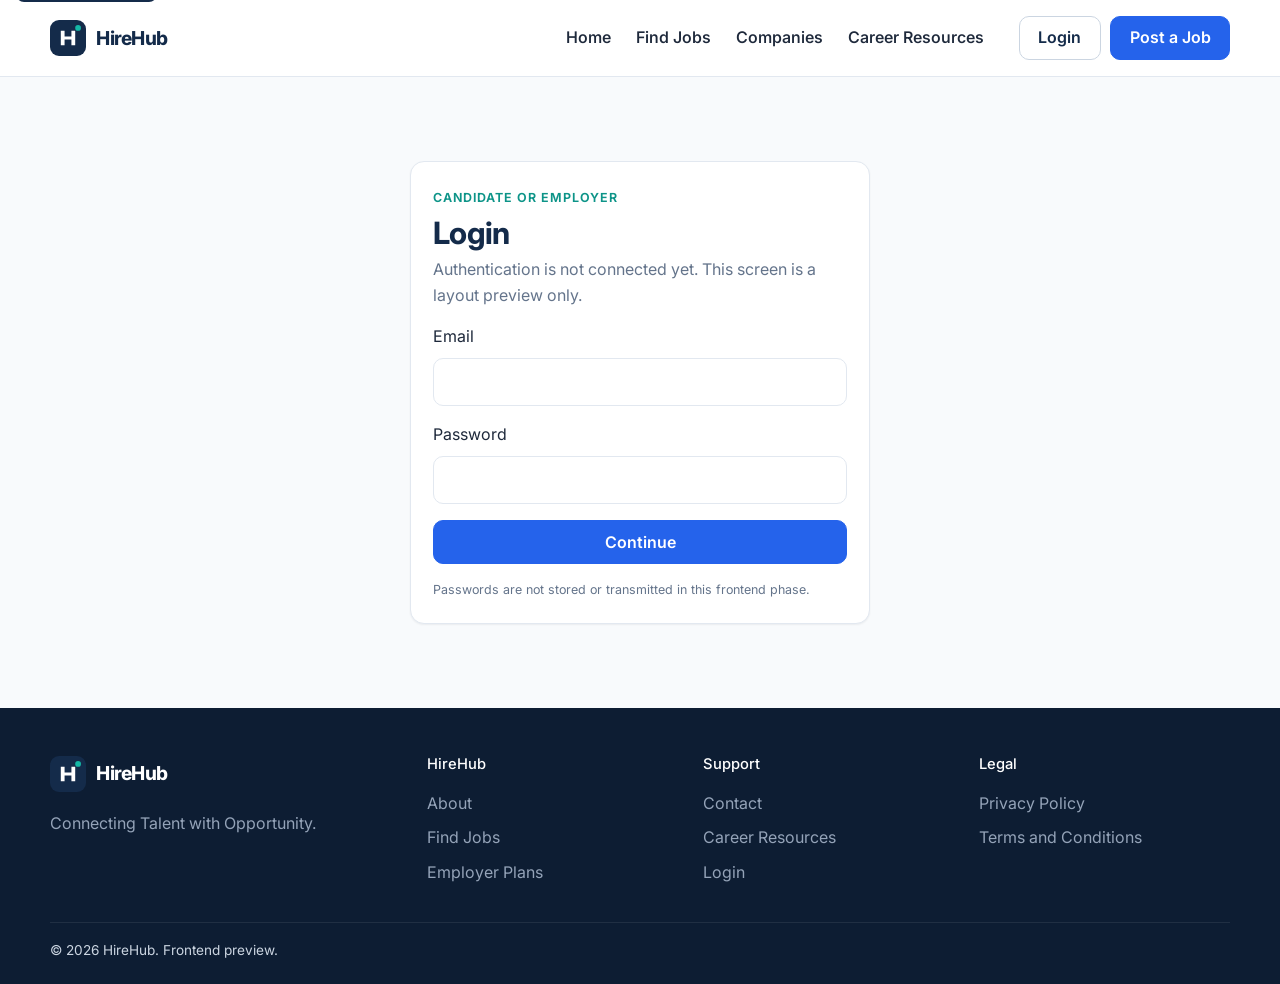
<file: login.html>
<!DOCTYPE html>
<html lang="en">
<head>
  <meta charset="UTF-8">
  <meta name="viewport" content="width=device-width, initial-scale=1">
  <title>Login | HireHub</title>
  <link rel="icon" href="assets/images/logo.svg" type="image/svg+xml">
  <link rel="preconnect" href="https://fonts.googleapis.com">
  <link rel="preconnect" href="https://fonts.gstatic.com" crossorigin>
  <link href="https://fonts.googleapis.com/css2?family=Inter:wght@400;500;600;700;800&display=swap" rel="stylesheet">
  <link href="https://cdn.jsdelivr.net/npm/bootstrap@5.3.3/dist/css/bootstrap.min.css" rel="stylesheet">
  <link href="https://cdn.jsdelivr.net/npm/bootstrap-icons@1.11.3/font/bootstrap-icons.min.css" rel="stylesheet">
  <link rel="stylesheet" href="assets/css/style.css">
</head>
<body>
  <a class="skip-link" href="#main">Skip to content</a>
  <header class="site-header">
    <div class="hh-container nav-wrap">
      <a class="brand" href="index.html"><img src="assets/images/logo.svg" alt=""><span>HireHub</span></a>
      <button class="nav-toggle" type="button" data-nav-toggle aria-controls="site-nav" aria-expanded="false" aria-label="Open menu"><i class="bi bi-list"></i></button>
      <nav id="site-nav" class="site-nav" aria-label="Primary">
        <ul class="nav-list">
          <li><a href="index.html">Home</a></li>
          <li><a href="jobs.html">Find Jobs</a></li>
          <li><a href="companies.html">Companies</a></li>
          <li><a href="resources.html">Career Resources</a></li>
        </ul>
        <div class="nav-actions">
          <a class="btn btn-hh-ghost" href="login.html" aria-current="page">Login</a>
          <a class="btn btn-hh-primary" href="post-job.html">Post a Job</a>
        </div>
      </nav>
    </div>
  </header>
  <main id="main" class="section">
    <div class="hh-container">
      <form class="hh-card auth-shell" data-demo-form novalidate>
        <p class="eyebrow">Candidate or employer</p>
        <h1 class="section-title">Login</h1>
        <p class="muted">Authentication is not connected yet. This screen is a layout preview only.</p>
        <div class="mb-3">
          <label class="form-label" for="login-email">Email</label>
          <input class="form-control" id="login-email" type="email" autocomplete="username" required>
        </div>
        <div class="mb-3">
          <label class="form-label" for="login-password">Password</label>
          <input class="form-control" id="login-password" type="password" autocomplete="current-password" required>
        </div>
        <button class="btn btn-hh-primary w-100" type="submit">Continue</button>
        <p class="search-feedback mt-3" data-form-feedback role="status"></p>
        <p class="demo-note mt-3 mb-0">Passwords are not stored or transmitted in this frontend phase.</p>
      </form>
    </div>
  </main>
  <footer class="site-footer">
    <div class="hh-container">
      <div class="footer-grid">
        <div class="footer-brand"><a class="brand" href="index.html" style="color:#fff;"><img src="assets/images/logo.svg" alt=""><span>HireHub</span></a><p>Connecting Talent with Opportunity.</p></div>
        <div class="footer-col"><h3>HireHub</h3><a href="about.html">About</a><a href="jobs.html">Find Jobs</a><a href="employer-plans.html">Employer Plans</a></div>
        <div class="footer-col"><h3>Support</h3><a href="contact.html">Contact</a><a href="resources.html">Career Resources</a><a href="login.html">Login</a></div>
        <div class="footer-col"><h3>Legal</h3><a href="privacy.html">Privacy Policy</a><a href="terms.html">Terms and Conditions</a></div>
      </div>
      <div class="footer-bottom"><span>© 2026 HireHub. Frontend preview.</span></div>
    </div>
  </footer>
  <div id="hh-toast" class="toast-live" role="status"></div>
  <script src="assets/js/data.js"></script>
  <script src="assets/js/main.js"></script>
</body>
</html>
</file>
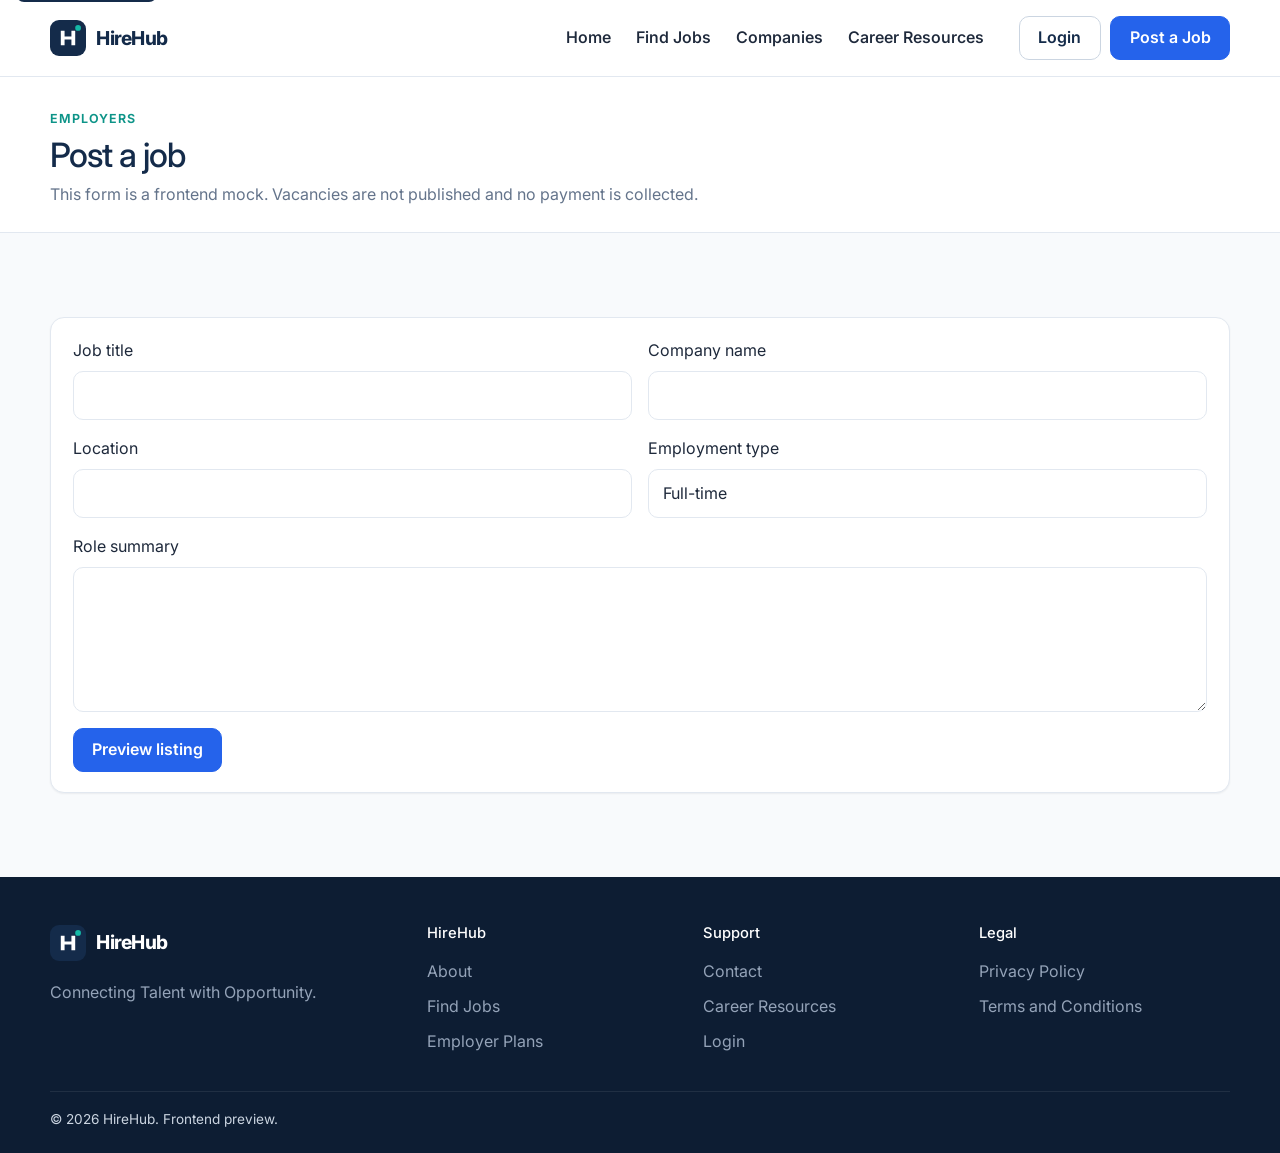
<file: post-job.html>
<!DOCTYPE html>
<html lang="en">
<head>
  <meta charset="UTF-8">
  <meta name="viewport" content="width=device-width, initial-scale=1">
  <title>Post a Job | HireHub</title>
  <link rel="icon" href="assets/images/logo.svg" type="image/svg+xml">
  <link rel="preconnect" href="https://fonts.googleapis.com">
  <link rel="preconnect" href="https://fonts.gstatic.com" crossorigin>
  <link href="https://fonts.googleapis.com/css2?family=Inter:wght@400;500;600;700;800&display=swap" rel="stylesheet">
  <link href="https://cdn.jsdelivr.net/npm/bootstrap@5.3.3/dist/css/bootstrap.min.css" rel="stylesheet">
  <link href="https://cdn.jsdelivr.net/npm/bootstrap-icons@1.11.3/font/bootstrap-icons.min.css" rel="stylesheet">
  <link rel="stylesheet" href="assets/css/style.css">
</head>
<body>
  <a class="skip-link" href="#main">Skip to content</a>
  <header class="site-header">
    <div class="hh-container nav-wrap">
      <a class="brand" href="index.html"><img src="assets/images/logo.svg" alt=""><span>HireHub</span></a>
      <button class="nav-toggle" type="button" data-nav-toggle aria-controls="site-nav" aria-expanded="false" aria-label="Open menu"><i class="bi bi-list"></i></button>
      <nav id="site-nav" class="site-nav" aria-label="Primary">
        <ul class="nav-list">
          <li><a href="index.html">Home</a></li>
          <li><a href="jobs.html">Find Jobs</a></li>
          <li><a href="companies.html">Companies</a></li>
          <li><a href="resources.html">Career Resources</a></li>
        </ul>
        <div class="nav-actions">
          <a class="btn btn-hh-ghost" href="login.html">Login</a>
          <a class="btn btn-hh-primary" href="post-job.html" aria-current="page">Post a Job</a>
        </div>
      </nav>
    </div>
  </header>
  <main id="main">
    <div class="page-hero">
      <div class="hh-container">
        <p class="eyebrow">Employers</p>
        <h1>Post a job</h1>
        <p class="muted mb-0">This form is a frontend mock. Vacancies are not published and no payment is collected.</p>
      </div>
    </div>
    <section class="section">
      <div class="hh-container">
        <form class="hh-card prose-card" data-demo-form novalidate>
          <div class="row g-3">
            <div class="col-12 col-md-6">
              <label class="form-label" for="job-title">Job title</label>
              <input class="form-control" id="job-title" required>
            </div>
            <div class="col-12 col-md-6">
              <label class="form-label" for="company-name">Company name</label>
              <input class="form-control" id="company-name" required>
            </div>
            <div class="col-12 col-md-6">
              <label class="form-label" for="job-location">Location</label>
              <input class="form-control" id="job-location" required>
            </div>
            <div class="col-12 col-md-6">
              <label class="form-label" for="job-type">Employment type</label>
              <select class="form-select" id="job-type">
                <option>Full-time</option>
                <option>Part-time</option>
                <option>Contract</option>
                <option>Internship</option>
              </select>
            </div>
            <div class="col-12">
              <label class="form-label" for="job-desc">Role summary</label>
              <textarea class="form-control" id="job-desc" rows="5"></textarea>
            </div>
          </div>
          <button class="btn btn-hh-primary mt-3" type="submit">Preview listing</button>
          <p class="search-feedback mt-3" data-form-feedback role="status"></p>
        </form>
      </div>
    </section>
  </main>
  <footer class="site-footer">
    <div class="hh-container">
      <div class="footer-grid">
        <div class="footer-brand"><a class="brand" href="index.html" style="color:#fff;"><img src="assets/images/logo.svg" alt=""><span>HireHub</span></a><p>Connecting Talent with Opportunity.</p></div>
        <div class="footer-col"><h3>HireHub</h3><a href="about.html">About</a><a href="jobs.html">Find Jobs</a><a href="employer-plans.html">Employer Plans</a></div>
        <div class="footer-col"><h3>Support</h3><a href="contact.html">Contact</a><a href="resources.html">Career Resources</a><a href="login.html">Login</a></div>
        <div class="footer-col"><h3>Legal</h3><a href="privacy.html">Privacy Policy</a><a href="terms.html">Terms and Conditions</a></div>
      </div>
      <div class="footer-bottom"><span>© 2026 HireHub. Frontend preview.</span></div>
    </div>
  </footer>
  <div id="hh-toast" class="toast-live" role="status"></div>
  <script src="assets/js/data.js"></script>
  <script src="assets/js/main.js"></script>
</body>
</html>
</file>
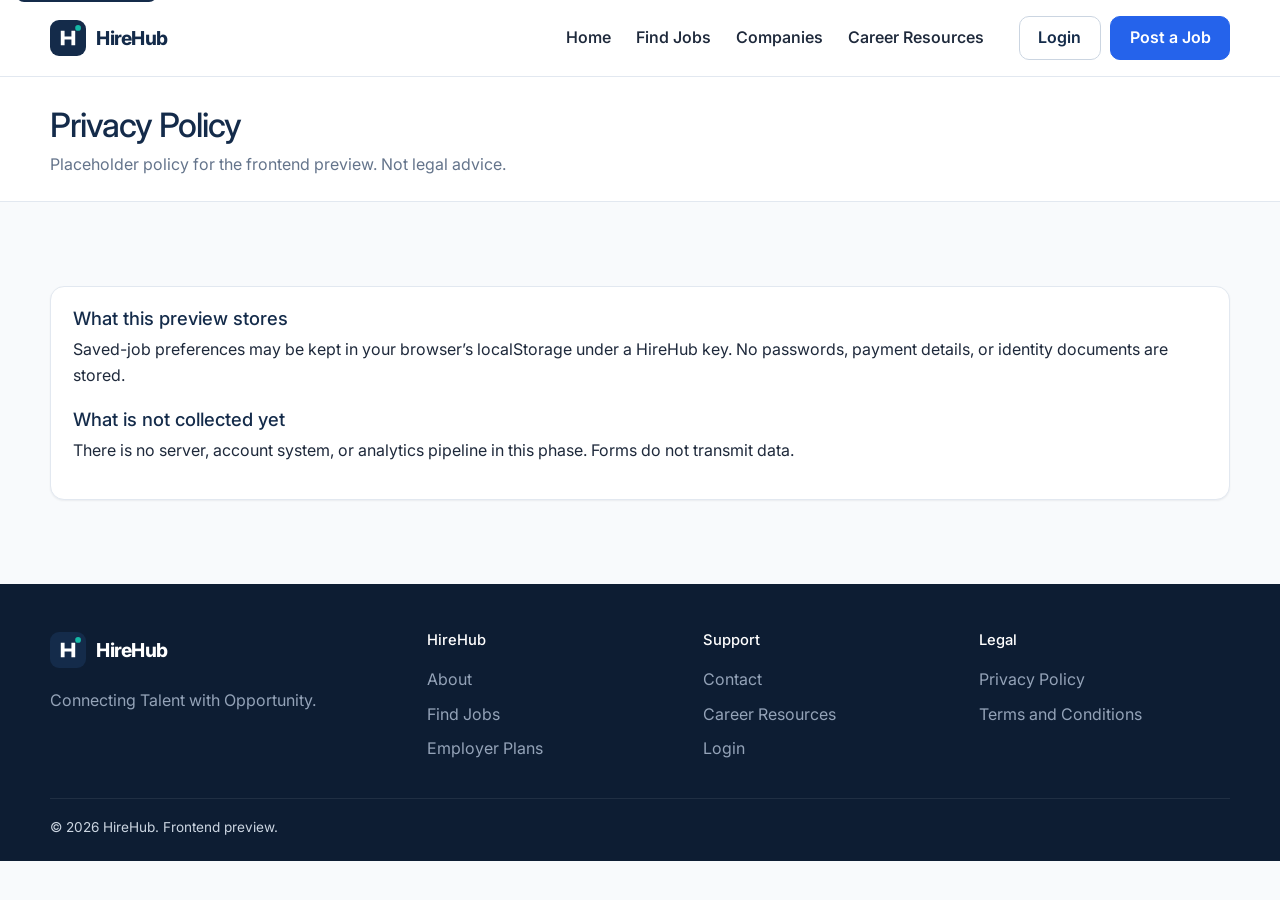
<file: privacy.html>
<!DOCTYPE html>
<html lang="en">
<head>
  <meta charset="UTF-8">
  <meta name="viewport" content="width=device-width, initial-scale=1">
  <title>Privacy Policy | HireHub</title>
  <link rel="icon" href="assets/images/logo.svg" type="image/svg+xml">
  <link rel="preconnect" href="https://fonts.googleapis.com">
  <link rel="preconnect" href="https://fonts.gstatic.com" crossorigin>
  <link href="https://fonts.googleapis.com/css2?family=Inter:wght@400;500;600;700;800&display=swap" rel="stylesheet">
  <link href="https://cdn.jsdelivr.net/npm/bootstrap@5.3.3/dist/css/bootstrap.min.css" rel="stylesheet">
  <link href="https://cdn.jsdelivr.net/npm/bootstrap-icons@1.11.3/font/bootstrap-icons.min.css" rel="stylesheet">
  <link rel="stylesheet" href="assets/css/style.css">
</head>
<body>
  <a class="skip-link" href="#main">Skip to content</a>
  <header class="site-header">
    <div class="hh-container nav-wrap">
      <a class="brand" href="index.html"><img src="assets/images/logo.svg" alt=""><span>HireHub</span></a>
      <button class="nav-toggle" type="button" data-nav-toggle aria-controls="site-nav" aria-expanded="false" aria-label="Open menu"><i class="bi bi-list"></i></button>
      <nav id="site-nav" class="site-nav" aria-label="Primary">
        <ul class="nav-list">
          <li><a href="index.html">Home</a></li>
          <li><a href="jobs.html">Find Jobs</a></li>
          <li><a href="companies.html">Companies</a></li>
          <li><a href="resources.html">Career Resources</a></li>
        </ul>
        <div class="nav-actions">
          <a class="btn btn-hh-ghost" href="login.html">Login</a>
          <a class="btn btn-hh-primary" href="post-job.html">Post a Job</a>
        </div>
      </nav>
    </div>
  </header>
  <main id="main">
    <div class="page-hero">
      <div class="hh-container">
        <h1>Privacy Policy</h1>
        <p class="muted mb-0">Placeholder policy for the frontend preview. Not legal advice.</p>
      </div>
    </div>
    <section class="section">
      <div class="hh-container">
        <article class="hh-card prose-card">
          <h2>What this preview stores</h2>
          <p>Saved-job preferences may be kept in your browser’s localStorage under a HireHub key. No passwords, payment details, or identity documents are stored.</p>
          <h2>What is not collected yet</h2>
          <p>There is no server, account system, or analytics pipeline in this phase. Forms do not transmit data.</p>
        </article>
      </div>
    </section>
  </main>
  <footer class="site-footer">
    <div class="hh-container">
      <div class="footer-grid">
        <div class="footer-brand"><a class="brand" href="index.html" style="color:#fff;"><img src="assets/images/logo.svg" alt=""><span>HireHub</span></a><p>Connecting Talent with Opportunity.</p></div>
        <div class="footer-col"><h3>HireHub</h3><a href="about.html">About</a><a href="jobs.html">Find Jobs</a><a href="employer-plans.html">Employer Plans</a></div>
        <div class="footer-col"><h3>Support</h3><a href="contact.html">Contact</a><a href="resources.html">Career Resources</a><a href="login.html">Login</a></div>
        <div class="footer-col"><h3>Legal</h3><a href="privacy.html">Privacy Policy</a><a href="terms.html">Terms and Conditions</a></div>
      </div>
      <div class="footer-bottom"><span>© 2026 HireHub. Frontend preview.</span></div>
    </div>
  </footer>
  <script src="assets/js/data.js"></script>
  <script src="assets/js/main.js"></script>
</body>
</html>
</file>
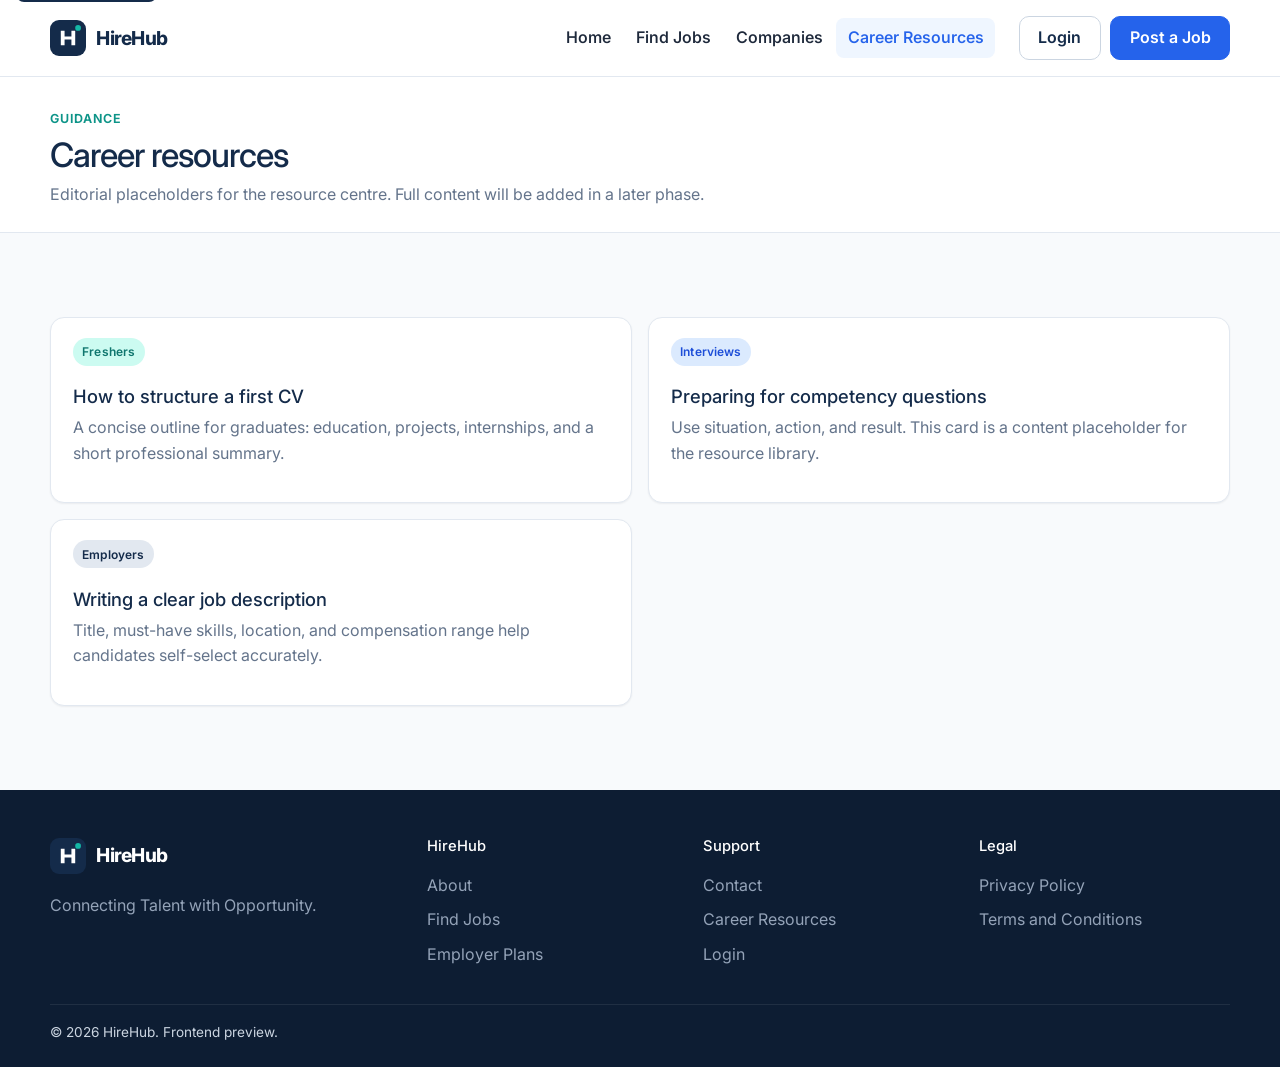
<file: resources.html>
<!DOCTYPE html>
<html lang="en">
<head>
  <meta charset="UTF-8">
  <meta name="viewport" content="width=device-width, initial-scale=1">
  <title>Career Resources | HireHub</title>
  <link rel="icon" href="assets/images/logo.svg" type="image/svg+xml">
  <link rel="preconnect" href="https://fonts.googleapis.com">
  <link rel="preconnect" href="https://fonts.gstatic.com" crossorigin>
  <link href="https://fonts.googleapis.com/css2?family=Inter:wght@400;500;600;700;800&display=swap" rel="stylesheet">
  <link href="https://cdn.jsdelivr.net/npm/bootstrap@5.3.3/dist/css/bootstrap.min.css" rel="stylesheet">
  <link href="https://cdn.jsdelivr.net/npm/bootstrap-icons@1.11.3/font/bootstrap-icons.min.css" rel="stylesheet">
  <link rel="stylesheet" href="assets/css/style.css">
</head>
<body>
  <a class="skip-link" href="#main">Skip to content</a>
  <header class="site-header">
    <div class="hh-container nav-wrap">
      <a class="brand" href="index.html"><img src="assets/images/logo.svg" alt=""><span>HireHub</span></a>
      <button class="nav-toggle" type="button" data-nav-toggle aria-controls="site-nav" aria-expanded="false" aria-label="Open menu"><i class="bi bi-list"></i></button>
      <nav id="site-nav" class="site-nav" aria-label="Primary">
        <ul class="nav-list">
          <li><a href="index.html">Home</a></li>
          <li><a href="jobs.html">Find Jobs</a></li>
          <li><a href="companies.html">Companies</a></li>
          <li><a href="resources.html" aria-current="page">Career Resources</a></li>
        </ul>
        <div class="nav-actions">
          <a class="btn btn-hh-ghost" href="login.html">Login</a>
          <a class="btn btn-hh-primary" href="post-job.html">Post a Job</a>
        </div>
      </nav>
    </div>
  </header>
  <main id="main">
    <div class="page-hero">
      <div class="hh-container">
        <p class="eyebrow">Guidance</p>
        <h1>Career resources</h1>
        <p class="muted mb-0">Editorial placeholders for the resource centre. Full content will be added in a later phase.</p>
      </div>
    </div>
    <section class="section">
      <div class="hh-container">
        <div class="job-grid">
          <article class="hh-card prose-card">
            <span class="badge-hh badge-teal">Freshers</span>
            <h2>How to structure a first CV</h2>
            <p class="muted">A concise outline for graduates: education, projects, internships, and a short professional summary.</p>
          </article>
          <article class="hh-card prose-card">
            <span class="badge-hh badge-blue">Interviews</span>
            <h2>Preparing for competency questions</h2>
            <p class="muted">Use situation, action, and result. This card is a content placeholder for the resource library.</p>
          </article>
          <article class="hh-card prose-card">
            <span class="badge-hh badge-navy">Employers</span>
            <h2>Writing a clear job description</h2>
            <p class="muted">Title, must-have skills, location, and compensation range help candidates self-select accurately.</p>
          </article>
        </div>
      </div>
    </section>
  </main>
  <footer class="site-footer">
    <div class="hh-container">
      <div class="footer-grid">
        <div class="footer-brand"><a class="brand" href="index.html" style="color:#fff;"><img src="assets/images/logo.svg" alt=""><span>HireHub</span></a><p>Connecting Talent with Opportunity.</p></div>
        <div class="footer-col"><h3>HireHub</h3><a href="about.html">About</a><a href="jobs.html">Find Jobs</a><a href="employer-plans.html">Employer Plans</a></div>
        <div class="footer-col"><h3>Support</h3><a href="contact.html">Contact</a><a href="resources.html">Career Resources</a><a href="login.html">Login</a></div>
        <div class="footer-col"><h3>Legal</h3><a href="privacy.html">Privacy Policy</a><a href="terms.html">Terms and Conditions</a></div>
      </div>
      <div class="footer-bottom"><span>© 2026 HireHub. Frontend preview.</span></div>
    </div>
  </footer>
  <script src="assets/js/data.js"></script>
  <script src="assets/js/main.js"></script>
</body>
</html>
</file>
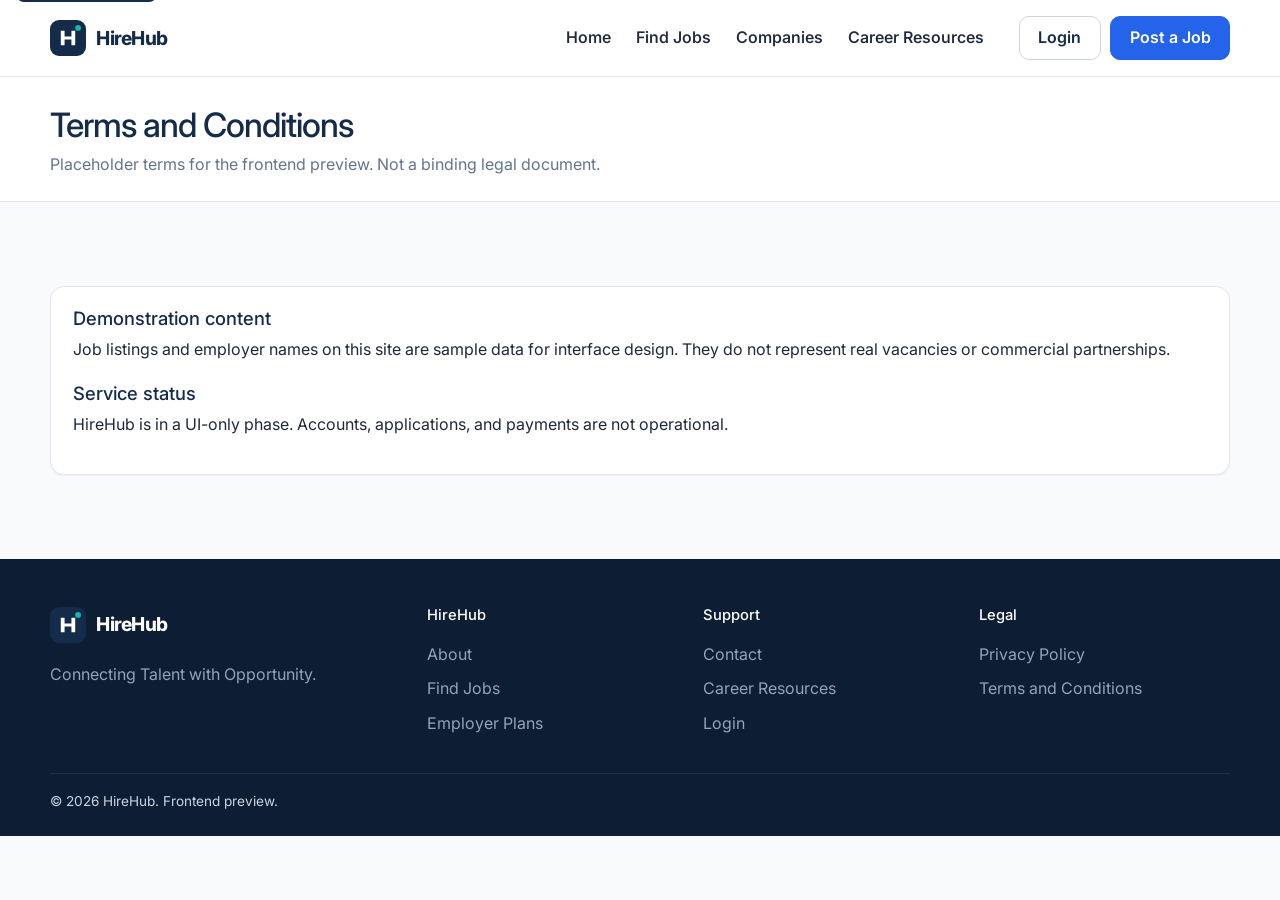
<file: terms.html>
<!DOCTYPE html>
<html lang="en">
<head>
  <meta charset="UTF-8">
  <meta name="viewport" content="width=device-width, initial-scale=1">
  <title>Terms and Conditions | HireHub</title>
  <link rel="icon" href="assets/images/logo.svg" type="image/svg+xml">
  <link rel="preconnect" href="https://fonts.googleapis.com">
  <link rel="preconnect" href="https://fonts.gstatic.com" crossorigin>
  <link href="https://fonts.googleapis.com/css2?family=Inter:wght@400;500;600;700;800&display=swap" rel="stylesheet">
  <link href="https://cdn.jsdelivr.net/npm/bootstrap@5.3.3/dist/css/bootstrap.min.css" rel="stylesheet">
  <link href="https://cdn.jsdelivr.net/npm/bootstrap-icons@1.11.3/font/bootstrap-icons.min.css" rel="stylesheet">
  <link rel="stylesheet" href="assets/css/style.css">
</head>
<body>
  <a class="skip-link" href="#main">Skip to content</a>
  <header class="site-header">
    <div class="hh-container nav-wrap">
      <a class="brand" href="index.html"><img src="assets/images/logo.svg" alt=""><span>HireHub</span></a>
      <button class="nav-toggle" type="button" data-nav-toggle aria-controls="site-nav" aria-expanded="false" aria-label="Open menu"><i class="bi bi-list"></i></button>
      <nav id="site-nav" class="site-nav" aria-label="Primary">
        <ul class="nav-list">
          <li><a href="index.html">Home</a></li>
          <li><a href="jobs.html">Find Jobs</a></li>
          <li><a href="companies.html">Companies</a></li>
          <li><a href="resources.html">Career Resources</a></li>
        </ul>
        <div class="nav-actions">
          <a class="btn btn-hh-ghost" href="login.html">Login</a>
          <a class="btn btn-hh-primary" href="post-job.html">Post a Job</a>
        </div>
      </nav>
    </div>
  </header>
  <main id="main">
    <div class="page-hero">
      <div class="hh-container">
        <h1>Terms and Conditions</h1>
        <p class="muted mb-0">Placeholder terms for the frontend preview. Not a binding legal document.</p>
      </div>
    </div>
    <section class="section">
      <div class="hh-container">
        <article class="hh-card prose-card">
          <h2>Demonstration content</h2>
          <p>Job listings and employer names on this site are sample data for interface design. They do not represent real vacancies or commercial partnerships.</p>
          <h2>Service status</h2>
          <p>HireHub is in a UI-only phase. Accounts, applications, and payments are not operational.</p>
        </article>
      </div>
    </section>
  </main>
  <footer class="site-footer">
    <div class="hh-container">
      <div class="footer-grid">
        <div class="footer-brand"><a class="brand" href="index.html" style="color:#fff;"><img src="assets/images/logo.svg" alt=""><span>HireHub</span></a><p>Connecting Talent with Opportunity.</p></div>
        <div class="footer-col"><h3>HireHub</h3><a href="about.html">About</a><a href="jobs.html">Find Jobs</a><a href="employer-plans.html">Employer Plans</a></div>
        <div class="footer-col"><h3>Support</h3><a href="contact.html">Contact</a><a href="resources.html">Career Resources</a><a href="login.html">Login</a></div>
        <div class="footer-col"><h3>Legal</h3><a href="privacy.html">Privacy Policy</a><a href="terms.html">Terms and Conditions</a></div>
      </div>
      <div class="footer-bottom"><span>© 2026 HireHub. Frontend preview.</span></div>
    </div>
  </footer>
  <script src="assets/js/data.js"></script>
  <script src="assets/js/main.js"></script>
</body>
</html>
</file>
<file: assets/css/style.css>
/* HireHub design system — mobile first */

:root {
  --hh-navy: #142b4a;
  --hh-navy-deep: #0d1d33;
  --hh-blue: #2563eb;
  --hh-blue-hover: #1d4ed8;
  --hh-teal: #14b8a6;
  --hh-teal-hover: #0d9488;
  --hh-teal-soft: #ccfbf1;
  --hh-bg: #f8fafc;
  --hh-white: #ffffff;
  --hh-text: #1e293b;
  --hh-muted: #64748b;
  --hh-border: #e2e8f0;
  --hh-border-strong: #cbd5e1;
  --hh-danger: #dc2626;
  --hh-warning: #d97706;
  --hh-success: #059669;
  --hh-shadow-sm: 0 1px 2px rgba(15, 23, 42, 0.06);
  --hh-shadow: 0 10px 30px rgba(20, 43, 74, 0.08);
  --hh-shadow-lg: 0 22px 50px rgba(20, 43, 74, 0.14);
  --hh-radius-sm: 8px;
  --hh-radius: 14px;
  --hh-radius-lg: 22px;
  --hh-nav-h: 76px;
  --hh-container: 1180px;
  --hh-font: "Inter", system-ui, -apple-system, "Segoe UI", sans-serif;
  --hh-space-1: 0.25rem;
  --hh-space-2: 0.5rem;
  --hh-space-3: 0.75rem;
  --hh-space-4: 1rem;
  --hh-space-5: 1.25rem;
  --hh-space-6: 1.5rem;
  --hh-space-8: 2rem;
  --hh-space-10: 2.5rem;
  --hh-space-12: 3rem;
  --hh-space-16: 4rem;
  --hh-focus: 0 0 0 3px rgba(20, 184, 166, 0.35);
}

*,
*::before,
*::after {
  box-sizing: border-box;
}

html {
  scroll-behavior: smooth;
}

body {
  margin: 0;
  font-family: var(--hh-font);
  font-size: 1rem;
  line-height: 1.6;
  color: var(--hh-text);
  background: var(--hh-bg);
  min-height: 100%;
  overflow-x: hidden;
}

img,
svg {
  max-width: 100%;
  height: auto;
  display: block;
}

a {
  color: var(--hh-blue);
  text-decoration: none;
}

a:hover {
  color: var(--hh-blue-hover);
}

:focus-visible {
  outline: 2px solid var(--hh-teal);
  outline-offset: 3px;
  box-shadow: var(--hh-focus);
}

.skip-link {
  position: absolute;
  left: 1rem;
  top: -40px;
  z-index: 2000;
  background: var(--hh-navy);
  color: var(--hh-white);
  padding: 0.5rem 0.9rem;
  border-radius: var(--hh-radius-sm);
}

.skip-link:focus {
  top: 0.75rem;
}

.hh-container {
  width: min(100% - 1.5rem, var(--hh-container));
  margin-inline: auto;
}

@media (min-width: 768px) {
  .hh-container {
    width: min(100% - 2.5rem, var(--hh-container));
  }
}

.section {
  padding: 3.25rem 0;
}

@media (min-width: 768px) {
  .section {
    padding: 4.5rem 0;
  }
}

@media (min-width: 1024px) {
  .section {
    padding: 5.25rem 0;
  }
}

.section-head {
  display: flex;
  flex-direction: column;
  gap: 0.5rem;
  margin-bottom: 1.75rem;
}

@media (min-width: 768px) {
  .section-head {
    flex-direction: row;
    align-items: end;
    justify-content: space-between;
    margin-bottom: 2.25rem;
  }
}

.min-w-0 {
  min-width: 0;
}

.eyebrow {
  display: inline-flex;
  align-items: center;
  gap: 0.4rem;
  font-size: 0.78rem;
  font-weight: 650;
  letter-spacing: 0.08em;
  text-transform: uppercase;
  color: var(--hh-teal-hover);
  margin-bottom: 0.4rem;
}

.eyebrow-on-dark {
  color: #5eead4;
}

.section-compact {
  padding-top: 0;
}

.surface-white {
  background: var(--hh-white);
  border-block: 1px solid var(--hh-border);
}

.section-title {
  font-size: clamp(1.5rem, 2.4vw, 2rem);
  font-weight: 720;
  letter-spacing: -0.03em;
  color: var(--hh-navy);
  margin: 0 0 0.35rem;
  line-height: 1.2;
}

.section-copy {
  margin: 0;
  color: var(--hh-muted);
  max-width: 38rem;
}

.section-link {
  font-weight: 600;
  white-space: nowrap;
  color: var(--hh-navy);
}

.section-link:hover {
  color: var(--hh-blue);
}

/* Buttons */
.btn {
  --bs-btn-font-weight: 600;
  border-radius: 10px;
  padding: 0.7rem 1.15rem;
  display: inline-flex;
  align-items: center;
  justify-content: center;
  gap: 0.45rem;
  min-height: 44px;
  border: 1px solid transparent;
  line-height: 1.2;
  transition: background-color 0.18s ease, color 0.18s ease, box-shadow 0.18s ease, transform 0.18s ease;
}

.btn:active {
  transform: translateY(1px);
}

.btn-primary,
.btn-hh-primary {
  background: var(--hh-blue);
  border-color: var(--hh-blue);
  color: var(--hh-white);
}

.btn-primary:hover,
.btn-hh-primary:hover,
.btn-primary:focus-visible,
.btn-hh-primary:focus-visible {
  background: var(--hh-blue-hover);
  border-color: var(--hh-blue-hover);
  color: var(--hh-white);
}

.btn-hh-teal {
  background: var(--hh-teal);
  border-color: var(--hh-teal);
  color: var(--hh-navy-deep);
}

.btn-hh-teal:hover,
.btn-hh-teal:focus-visible {
  background: var(--hh-teal-hover);
  border-color: var(--hh-teal-hover);
  color: var(--hh-white);
}

.btn-hh-navy {
  background: var(--hh-navy);
  border-color: var(--hh-navy);
  color: var(--hh-white);
}

.btn-hh-navy:hover,
.btn-hh-navy:focus-visible {
  background: var(--hh-navy-deep);
  color: var(--hh-white);
}

.btn-hh-ghost {
  background: transparent;
  border-color: var(--hh-border-strong);
  color: var(--hh-navy);
}

.btn-hh-ghost:hover,
.btn-hh-ghost:focus-visible {
  background: #eef2ff;
  border-color: var(--hh-blue);
  color: var(--hh-blue);
}

.btn-hh-outline-light {
  background: transparent;
  border-color: rgba(255, 255, 255, 0.35);
  color: var(--hh-white);
}

.btn-hh-outline-light:hover {
  background: rgba(255, 255, 255, 0.1);
  color: var(--hh-white);
}

.btn-icon {
  width: 42px;
  height: 42px;
  padding: 0;
  border-radius: 10px;
}

/* Forms */
.form-control,
.form-select {
  min-height: 48px;
  border: 1px solid var(--hh-border);
  border-radius: 10px;
  padding: 0.7rem 0.9rem;
  color: var(--hh-text);
  background: var(--hh-white);
  box-shadow: none;
}

.form-control:focus,
.form-select:focus {
  border-color: var(--hh-teal);
  box-shadow: var(--hh-focus);
}

.form-control.is-invalid,
.form-select.is-invalid {
  border-color: var(--hh-danger);
}

.field-error {
  display: none;
  color: var(--hh-danger);
  font-size: 0.82rem;
  margin-top: 0.35rem;
}

.field-error.show {
  display: block;
}

.input-with-icon {
  position: relative;
}

.input-with-icon > i {
  position: absolute;
  left: 0.85rem;
  top: 50%;
  transform: translateY(-50%);
  color: var(--hh-muted);
  pointer-events: none;
}

.input-with-icon .form-control {
  padding-left: 2.45rem;
}

/* Badges */
.badge-hh {
  display: inline-flex;
  align-items: center;
  gap: 0.25rem;
  padding: 0.28rem 0.6rem;
  border-radius: 999px;
  font-weight: 600;
  font-size: 0.75rem;
  letter-spacing: 0.01em;
}

.badge-teal {
  background: var(--hh-teal-soft);
  color: #0f766e;
}

.badge-blue {
  background: #dbeafe;
  color: #1d4ed8;
}

.badge-navy {
  background: #e2e8f0;
  color: var(--hh-navy);
}

.badge-amber {
  background: #fef3c7;
  color: #92400e;
}

.demo-note {
  font-size: 0.78rem;
  color: var(--hh-muted);
}

/* Cards */
.hh-card {
  background: var(--hh-white);
  border: 1px solid var(--hh-border);
  border-radius: var(--hh-radius);
  box-shadow: var(--hh-shadow-sm);
}

/* Site header */
.site-header {
  position: sticky;
  top: 0;
  z-index: 1040;
  background: rgba(255, 255, 255, 0.94);
  backdrop-filter: blur(14px);
  border-bottom: 1px solid var(--hh-border);
}

.nav-wrap {
  display: flex;
  align-items: center;
  justify-content: space-between;
  min-height: var(--hh-nav-h);
  gap: 0.75rem;
}

.brand {
  display: inline-flex;
  align-items: center;
  gap: 0.65rem;
  color: var(--hh-navy);
  font-weight: 760;
  letter-spacing: -0.04em;
  font-size: 1.2rem;
  flex-shrink: 0;
}

.brand:hover {
  color: var(--hh-navy);
}

.brand-on-dark,
.brand-on-dark:hover {
  color: var(--hh-white);
}

.brand img {
  width: 36px;
  height: 36px;
}

.nav-toggle {
  width: 44px;
  height: 44px;
  border: 1px solid var(--hh-border);
  background: var(--hh-white);
  border-radius: 10px;
  color: var(--hh-navy);
  display: inline-flex;
  align-items: center;
  justify-content: center;
}

@media (min-width: 992px) {
  .nav-toggle {
    display: none;
  }
}

.site-nav {
  display: none;
  width: 100%;
}

.site-nav.open {
  display: block;
  position: absolute;
  left: 0;
  right: 0;
  top: var(--hh-nav-h);
  background: var(--hh-white);
  border-bottom: 1px solid var(--hh-border);
  padding: 0.75rem 0 1.1rem;
  box-shadow: var(--hh-shadow);
}

.nav-list {
  list-style: none;
  margin: 0;
  padding: 0 1.5rem;
  display: flex;
  flex-direction: column;
  gap: 0.2rem;
}

.nav-list a {
  display: block;
  padding: 0.7rem 0.4rem;
  color: var(--hh-text);
  font-weight: 550;
  border-radius: 8px;
}

.nav-list a:hover,
.nav-list a[aria-current="page"] {
  color: var(--hh-blue);
  background: #eff6ff;
}

.nav-actions {
  display: flex;
  flex-direction: column;
  gap: 0.6rem;
  padding: 0.85rem 1.5rem 0;
}

@media (min-width: 992px) {
  .site-nav {
    display: flex;
    align-items: center;
    justify-content: flex-end;
    gap: 1.5rem;
    width: auto;
  }

  .site-nav.open {
    position: static;
    border: 0;
    padding: 0;
    box-shadow: none;
    background: transparent;
  }

  .nav-list {
    flex-direction: row;
    align-items: center;
    gap: 0.15rem;
    padding: 0;
  }

  .nav-list a {
    padding: 0.45rem 0.7rem;
  }

  .nav-actions {
    flex-direction: row;
    padding: 0;
    align-items: center;
  }
}

/* Hero */
.hero {
  position: relative;
  background: linear-gradient(145deg, #0d1d33 0%, #142b4a 48%, #1e3a5f 100%);
  color: var(--hh-white);
  overflow: hidden;
}

.hero::before {
  content: "";
  position: absolute;
  inset: 0;
  background-image: url("../images/hero-grid.svg");
  background-size: cover;
  opacity: 0.55;
  pointer-events: none;
}

.hero-inner {
  position: relative;
  display: grid;
  gap: 2rem;
  padding: 2.4rem 0 2.75rem;
}

@media (min-width: 1024px) {
  .hero-inner {
    grid-template-columns: 1.15fr 0.85fr;
    align-items: center;
    padding: 4.2rem 0 4.6rem;
    gap: 2.5rem;
  }
}

.hero h1 {
  font-size: clamp(1.85rem, 4.4vw, 3.35rem);
  line-height: 1.12;
  letter-spacing: -0.045em;
  font-weight: 760;
  margin: 0 0 0.9rem;
}

.hero-demo-note {
  color: #94a3b8;
}

.hero-lead {
  font-size: 1.02rem;
  color: #cbd5e1;
  max-width: 36rem;
  margin-bottom: 1.35rem;
}

.search-panel {
  background: var(--hh-white);
  color: var(--hh-text);
  border-radius: var(--hh-radius-lg);
  padding: 0.85rem;
  box-shadow: var(--hh-shadow-lg);
}

.search-grid {
  display: grid;
  gap: 0.65rem;
}

@media (min-width: 768px) {
  .search-grid {
    grid-template-columns: 1.2fr 1fr auto;
    align-items: start;
  }
}

.search-grid .btn {
  width: 100%;
  min-height: 48px;
  white-space: nowrap;
}

.popular-searches {
  display: flex;
  flex-wrap: wrap;
  gap: 0.45rem;
  margin-top: 1rem;
  align-items: center;
}

.popular-searches span {
  color: #94a3b8;
  font-size: 0.85rem;
  margin-right: 0.15rem;
}

.chip,
.save-btn,
.nav-toggle {
  cursor: pointer;
}

.chip {
  border: 1px solid rgba(255, 255, 255, 0.18);
  background: rgba(255, 255, 255, 0.08);
  color: #e2e8f0;
  border-radius: 999px;
  padding: 0.32rem 0.72rem;
  font-size: 0.82rem;
  min-height: 36px;
}

.chip:hover,
.chip:focus-visible {
  background: rgba(20, 184, 166, 0.2);
  color: var(--hh-white);
  border-color: var(--hh-teal);
}

.search-feedback {
  display: none;
  margin-top: 0.85rem;
  padding: 0.75rem 0.9rem;
  border-radius: 10px;
  font-size: 0.92rem;
}

.search-feedback.show {
  display: block;
}

.search-feedback.success {
  background: #ecfdf5;
  color: #065f46;
  border: 1px solid #a7f3d0;
}

.search-feedback.error {
  background: #fef2f2;
  color: #991b1b;
  border: 1px solid #fecaca;
}

.hero-panel {
  background: rgba(255, 255, 255, 0.06);
  border: 1px solid rgba(255, 255, 255, 0.12);
  border-radius: var(--hh-radius-lg);
  padding: 1.15rem;
  backdrop-filter: blur(8px);
}

.hero-stat-grid {
  display: grid;
  grid-template-columns: 1fr 1fr;
  gap: 0.75rem;
}

.hero-stat {
  background: rgba(13, 29, 51, 0.35);
  border-radius: 12px;
  padding: 0.9rem;
}

.hero-stat strong {
  display: block;
  font-size: 1.35rem;
  letter-spacing: -0.03em;
}

.hero-stat span {
  color: #94a3b8;
  font-size: 0.82rem;
}

.hero-highlight {
  margin-top: 0.9rem;
  padding: 0.85rem 0.95rem;
  border-radius: 12px;
  background: linear-gradient(90deg, rgba(20, 184, 166, 0.16), rgba(37, 99, 235, 0.12));
  color: #e2e8f0;
  font-size: 0.9rem;
}

/* Categories */
.category-grid {
  display: grid;
  grid-template-columns: 1fr 1fr;
  gap: 0.75rem;
}

@media (min-width: 768px) {
  .category-grid {
    grid-template-columns: repeat(4, 1fr);
    gap: 1rem;
  }
}

.category-card {
  display: flex;
  flex-direction: column;
  gap: 0.7rem;
  padding: 1.05rem;
  min-height: 132px;
  color: var(--hh-navy);
  transition: transform 0.18s ease, box-shadow 0.18s ease, border-color 0.18s ease;
}

.category-card:hover {
  transform: translateY(-3px);
  box-shadow: var(--hh-shadow);
  border-color: #bfdbfe;
  color: var(--hh-navy);
}

.category-icon {
  width: 42px;
  height: 42px;
  border-radius: 12px;
  display: grid;
  place-items: center;
  background: #eff6ff;
  color: var(--hh-blue);
  font-size: 1.2rem;
}

.category-card h3 {
  margin: 0;
  font-size: 0.98rem;
  font-weight: 680;
}

.category-card p {
  margin: 0;
  color: var(--hh-muted);
  font-size: 0.82rem;
}

/* Job cards */
.job-grid {
  display: grid;
  gap: 1rem;
}

@media (min-width: 768px) {
  .job-grid {
    grid-template-columns: 1fr 1fr;
  }
}

@media (min-width: 1200px) {
  .job-grid.featured {
    grid-template-columns: 1fr 1fr 1fr;
  }
}

.job-card {
  padding: 1.15rem;
  display: flex;
  flex-direction: column;
  gap: 0.85rem;
  position: relative;
  overflow: hidden;
}

.job-card::before {
  content: "";
  position: absolute;
  left: 0;
  top: 0;
  bottom: 0;
  width: 4px;
  background: linear-gradient(180deg, var(--hh-teal), var(--hh-blue));
}

.job-card-top {
  display: flex;
  justify-content: space-between;
  gap: 0.75rem;
  align-items: flex-start;
}

.company-mark {
  width: 44px;
  height: 44px;
  border-radius: 12px;
  display: grid;
  place-items: center;
  font-weight: 750;
  color: var(--hh-white);
  flex-shrink: 0;
  letter-spacing: -0.04em;
}

.job-meta-head {
  min-width: 0;
  flex: 1;
}

.company-name {
  margin: 0;
  font-size: 0.82rem;
  color: var(--hh-muted);
  font-weight: 550;
}

.job-title {
  margin: 0.15rem 0 0;
  font-size: 1.05rem;
  font-weight: 700;
  color: var(--hh-navy);
  line-height: 1.3;
  overflow-wrap: anywhere;
}

.save-btn {
  border: 1px solid var(--hh-border);
  background: var(--hh-white);
  color: var(--hh-muted);
  width: 42px;
  height: 42px;
  border-radius: 10px;
  flex-shrink: 0;
}

.save-btn:hover,
.save-btn[aria-pressed="true"] {
  color: var(--hh-blue);
  border-color: #bfdbfe;
  background: #eff6ff;
}

.save-btn[aria-pressed="true"] i::before {
  font-weight: 700 !important;
}

.job-tags {
  display: flex;
  flex-wrap: wrap;
  gap: 0.4rem;
}

.job-facts {
  display: grid;
  gap: 0.35rem;
  color: var(--hh-muted);
  font-size: 0.88rem;
}

.job-facts i {
  color: var(--hh-teal-hover);
  margin-right: 0.3rem;
}

.job-card-actions {
  display: flex;
  flex-wrap: wrap;
  gap: 0.55rem;
  margin-top: auto;
  padding-top: 0.3rem;
}

.job-card-actions .btn {
  flex: 1 1 auto;
  min-width: 120px;
}

/* Employers */
.employer-grid {
  display: grid;
  grid-template-columns: 1fr 1fr;
  gap: 0.75rem;
}

@media (min-width: 768px) {
  .employer-grid {
    grid-template-columns: repeat(3, 1fr);
  }
}

@media (min-width: 1024px) {
  .employer-grid {
    grid-template-columns: repeat(6, 1fr);
  }
}

.employer-card {
  padding: 1rem 0.8rem;
  text-align: center;
  min-height: 148px;
  display: flex;
  flex-direction: column;
  align-items: center;
  justify-content: center;
  gap: 0.55rem;
  color: var(--hh-navy);
}

.employer-card:hover {
  color: var(--hh-navy);
  border-color: #99f6e4;
  box-shadow: var(--hh-shadow);
}

.employer-card small {
  color: var(--hh-muted);
}

/* CTA */
.employer-cta {
  background: linear-gradient(120deg, var(--hh-navy) 0%, #1d4ed8 58%, #0f766e 100%);
  color: var(--hh-white);
}

.cta-box {
  display: grid;
  gap: 1.25rem;
}

@media (min-width: 768px) {
  .cta-box {
    grid-template-columns: 1.5fr auto;
    align-items: center;
  }
}

.employer-cta .eyebrow {
  color: #99f6e4;
}

.cta-box h2 {
  margin: 0 0 0.5rem;
  font-size: clamp(1.5rem, 2.6vw, 2.1rem);
  letter-spacing: -0.03em;
}

.cta-box p {
  margin: 0;
  color: #dbeafe;
  max-width: 40rem;
}

.cta-actions {
  display: flex;
  flex-wrap: wrap;
  gap: 0.65rem;
}

/* Footer */
.site-footer {
  background: var(--hh-navy-deep);
  color: #cbd5e1;
  padding: 3rem 0 1.4rem;
}

.footer-grid {
  display: grid;
  gap: 1.6rem;
}

@media (min-width: 768px) {
  .footer-grid {
    grid-template-columns: 1.4fr 1fr 1fr 1fr;
  }
}

.footer-brand .brand,
.footer-brand .brand:hover {
  color: var(--hh-white);
}

.footer-brand p {
  max-width: 18rem;
  color: #94a3b8;
  margin: 0.75rem 0 0;
}

.footer-col h3 {
  color: var(--hh-white);
  font-size: 0.92rem;
  margin: 0 0 0.8rem;
}

.footer-col a {
  display: block;
  color: #94a3b8;
  padding: 0.28rem 0;
}

.footer-col a:hover {
  color: var(--hh-teal);
}

.footer-bottom {
  margin-top: 2rem;
  padding-top: 1.1rem;
  border-top: 1px solid rgba(255, 255, 255, 0.08);
  display: flex;
  flex-direction: column;
  gap: 0.4rem;
  font-size: 0.85rem;
}

@media (min-width: 768px) {
  .footer-bottom {
    flex-direction: row;
    justify-content: space-between;
  }
}

/* Inner pages */
.page-hero {
  background: var(--hh-white);
  border-bottom: 1px solid var(--hh-border);
  padding: 1.75rem 0 1.5rem;
}

.page-hero h1 {
  margin: 0 0 0.4rem;
  font-size: clamp(1.55rem, 3vw, 2.1rem);
  letter-spacing: -0.03em;
  color: var(--hh-navy);
}

.muted {
  color: var(--hh-muted);
}

.prose-card {
  padding: 1.25rem 1.35rem;
}

.prose-card h2 {
  font-size: 1.15rem;
  color: var(--hh-navy);
  margin-top: 1.2rem;
}

.prose-card h2:first-child {
  margin-top: 0;
}

.auth-shell {
  max-width: 460px;
  margin: 0 auto;
  padding: 1.4rem;
}

.toast-live {
  position: fixed;
  right: 1rem;
  bottom: 1rem;
  z-index: 1080;
  display: none;
  background: var(--hh-navy);
  color: var(--hh-white);
  padding: 0.75rem 1rem;
  border-radius: 10px;
  box-shadow: var(--hh-shadow);
}

.toast-live.show {
  display: block;
}

@media (max-width: 374px) {
  .hh-container {
    width: min(100% - 1.1rem, var(--hh-container));
  }

  .hero h1 {
    font-size: 1.7rem;
  }
}
</file>
